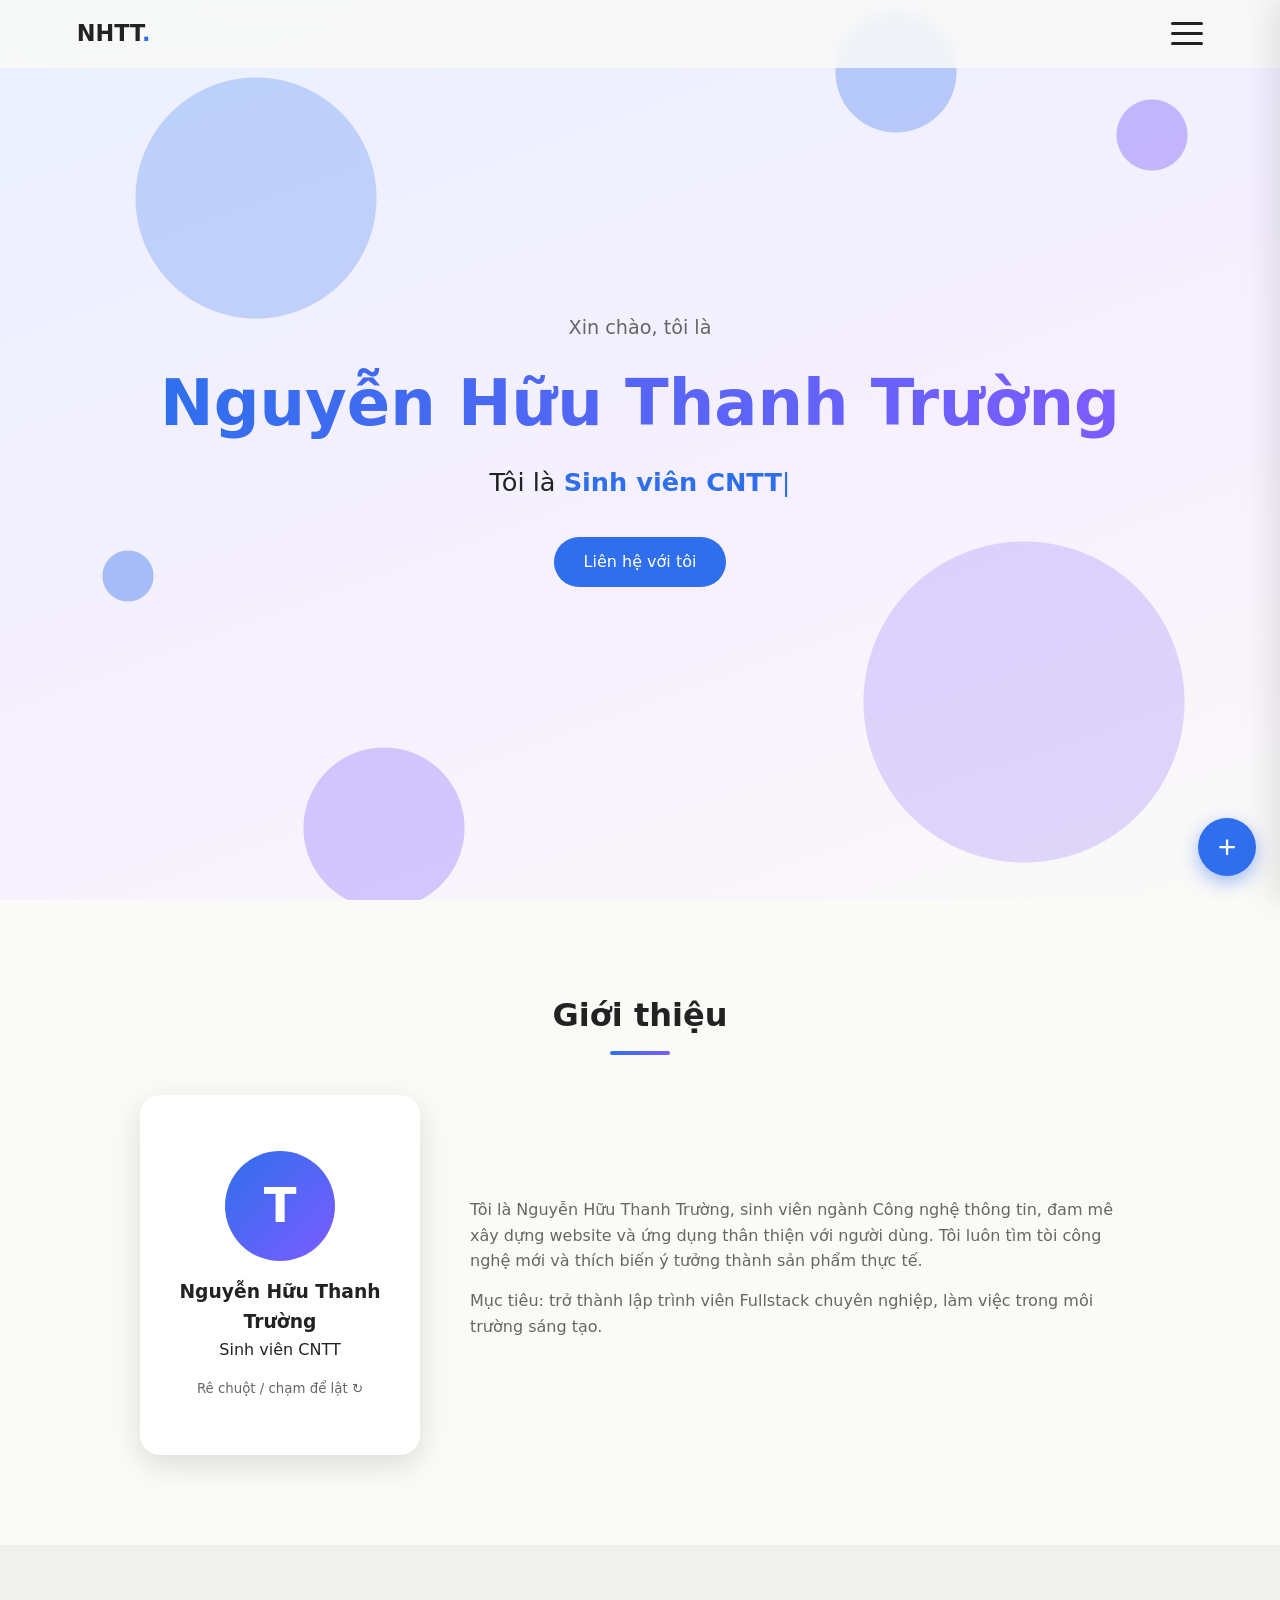
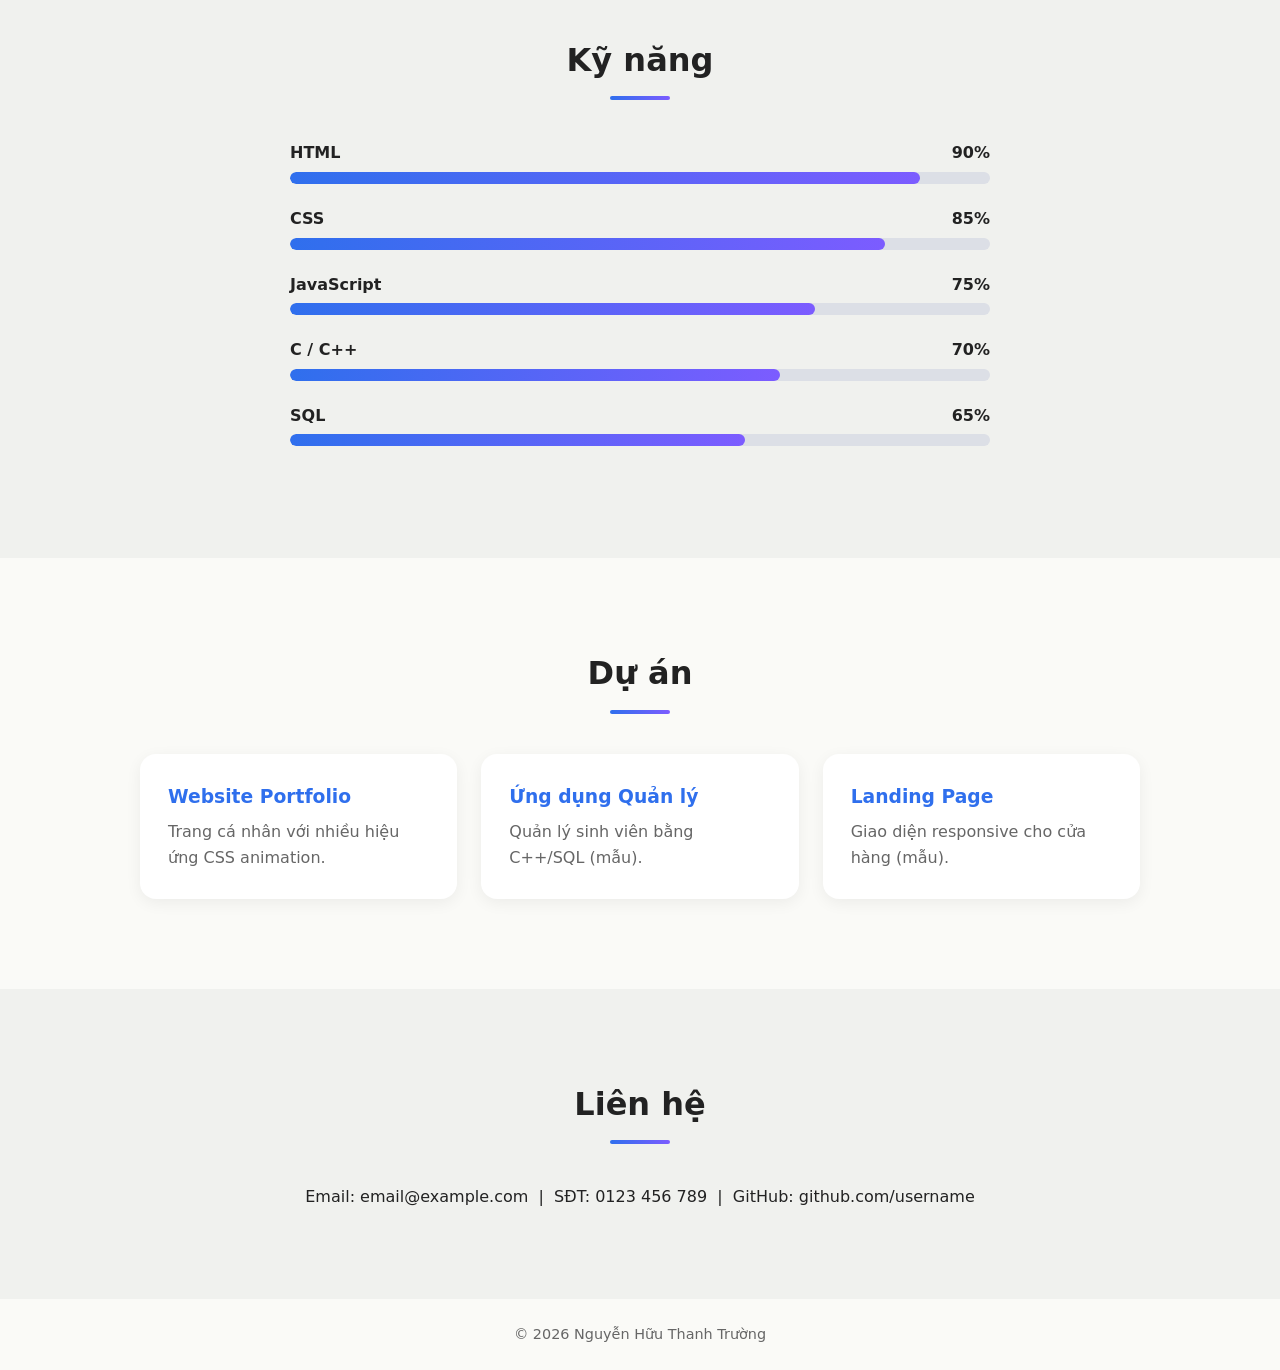
<file: ltw/index.html>
<!DOCTYPE html>
<html lang="vi">
<head>
<meta charset="UTF-8">
<meta name="viewport" content="width=device-width, initial-scale=1">
<title>Nguyễn Hữu Thanh Trường | Portfolio</title>
<link rel="stylesheet" href="style.css">
</head>
<body>

<!-- Header + Hamburger -->
<header class="nav">
  <a href="#home" class="logo">NHTT<span>.</span></a>
  <button class="hamburger" id="hamburger" aria-label="Menu" aria-expanded="false">
    <span></span><span></span><span></span>
  </button>
  <nav class="menu" id="menu">
    <a href="#home">Trang chủ</a>
    <a href="#about">Giới thiệu</a>
    <a href="#skills">Kỹ năng</a>
    <a href="#projects">Dự án</a>
    <a href="#contact">Liên hệ</a>
  </nav>
</header>

<!-- Hero + Parallax + Typing -->
<section class="hero" id="home">
  <div class="layer l1" data-speed="0.15"></div>
  <div class="layer l2" data-speed="0.3"></div>
  <div class="layer l3" data-speed="0.5"></div>
  <div class="hero-content">
    <p class="hello">Xin chào, tôi là</p>
    <h1>Nguyễn Hữu Thanh Trường</h1>
    <p class="typing">Tôi là <span id="typed"></span><span class="cursor">|</span></p>
    <a href="#contact" class="btn">Liên hệ với tôi</a>
  </div>
</section>

<!-- About + Flip card -->
<section class="section" id="about">
  <h2>Giới thiệu</h2>
  <div class="about-wrap">
    <div class="flip-card">
      <div class="flip-inner">
        <div class="flip-front">
          <div class="avatar">T</div>
          <h3>Nguyễn Hữu Thanh Trường</h3>
          <p>Sinh viên CNTT</p>
          <small>Rê chuột / chạm để lật ↻</small>
        </div>
        <div class="flip-back">
          <h3>Thông tin nhân sự</h3>
          <ul>
            <li><b>MSSV:</b> 125001054</li>
            <li><b>Lớp:</b> 25CT112</li>
            <li><b>Vị trí:</b> Lập trình viên Web</li>
            <li><b>Email:</b> email@example.com</li>
            <li><b>Địa chỉ:</b> Việt Nam</li>
          </ul>
        </div>
      </div>
    </div>
    <div class="about-text">
      <p>Tôi là Nguyễn Hữu Thanh Trường, sinh viên ngành Công nghệ thông tin, đam mê xây dựng website và ứng dụng thân thiện với người dùng. Tôi luôn tìm tòi công nghệ mới và thích biến ý tưởng thành sản phẩm thực tế.</p>
      <p>Mục tiêu: trở thành lập trình viên Fullstack chuyên nghiệp, làm việc trong môi trường sáng tạo.</p>
    </div>
  </div>
</section>

<!-- Skills -->
<section class="section alt" id="skills">
  <h2>Kỹ năng</h2>
  <div class="skills">
    <div class="skill"><div class="info"><span>HTML</span><span>90%</span></div><div class="bar"><div class="fill" data-level="90"></div></div></div>
    <div class="skill"><div class="info"><span>CSS</span><span>85%</span></div><div class="bar"><div class="fill" data-level="85"></div></div></div>
    <div class="skill"><div class="info"><span>JavaScript</span><span>75%</span></div><div class="bar"><div class="fill" data-level="75"></div></div></div>
    <div class="skill"><div class="info"><span>C / C++</span><span>70%</span></div><div class="bar"><div class="fill" data-level="70"></div></div></div>
    <div class="skill"><div class="info"><span>SQL</span><span>65%</span></div><div class="bar"><div class="fill" data-level="65"></div></div></div>
  </div>
</section>

<!-- Projects -->
<section class="section" id="projects">
  <h2>Dự án</h2>
  <div class="projects">
    <article class="project"><h3>Website Portfolio</h3><p>Trang cá nhân với nhiều hiệu ứng CSS animation.</p></article>
    <article class="project"><h3>Ứng dụng Quản lý</h3><p>Quản lý sinh viên bằng C++/SQL (mẫu).</p></article>
    <article class="project"><h3>Landing Page</h3><p>Giao diện responsive cho cửa hàng (mẫu).</p></article>
  </div>
</section>

<!-- Contact -->
<section class="section alt" id="contact">
  <h2>Liên hệ</h2>
  <p class="center">Email: email@example.com &nbsp;|&nbsp; SĐT: 0123 456 789 &nbsp;|&nbsp; GitHub: github.com/username</p>
</section>

<footer>© 2026 Nguyễn Hữu Thanh Trường</footer>

<!-- FAB -->
<div class="fab" id="fab">
  <a href="mailto:email@example.com" class="fab-item" style="--i:1" title="Email">✉</a>
  <a href="https://github.com" target="_blank" class="fab-item" style="--i:2" title="GitHub">⌥</a>
  <a href="#home" class="fab-item" style="--i:3" title="Lên đầu trang">↑</a>
  <button class="fab-main" id="fabMain" aria-label="Mở menu nhanh">+</button>
</div>

<script src="script.js"></script>
</body>
</html>
</file>
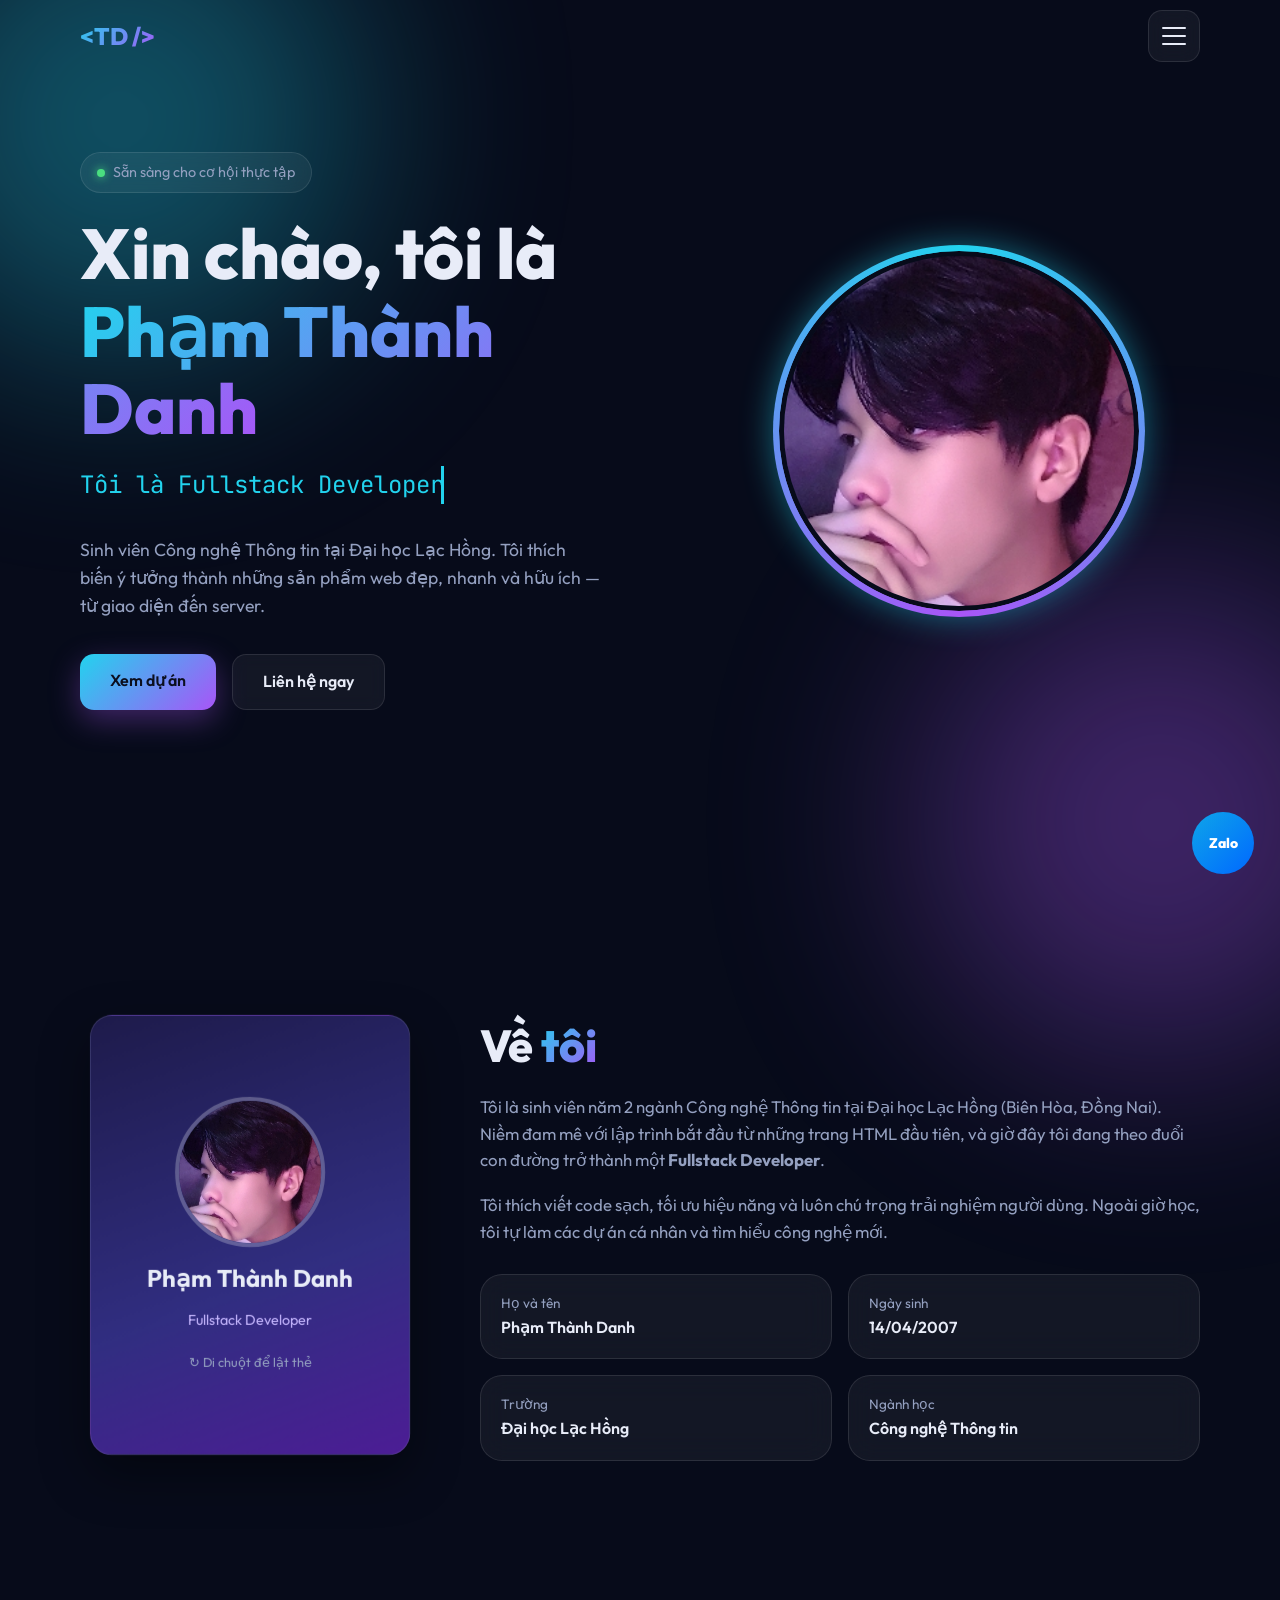
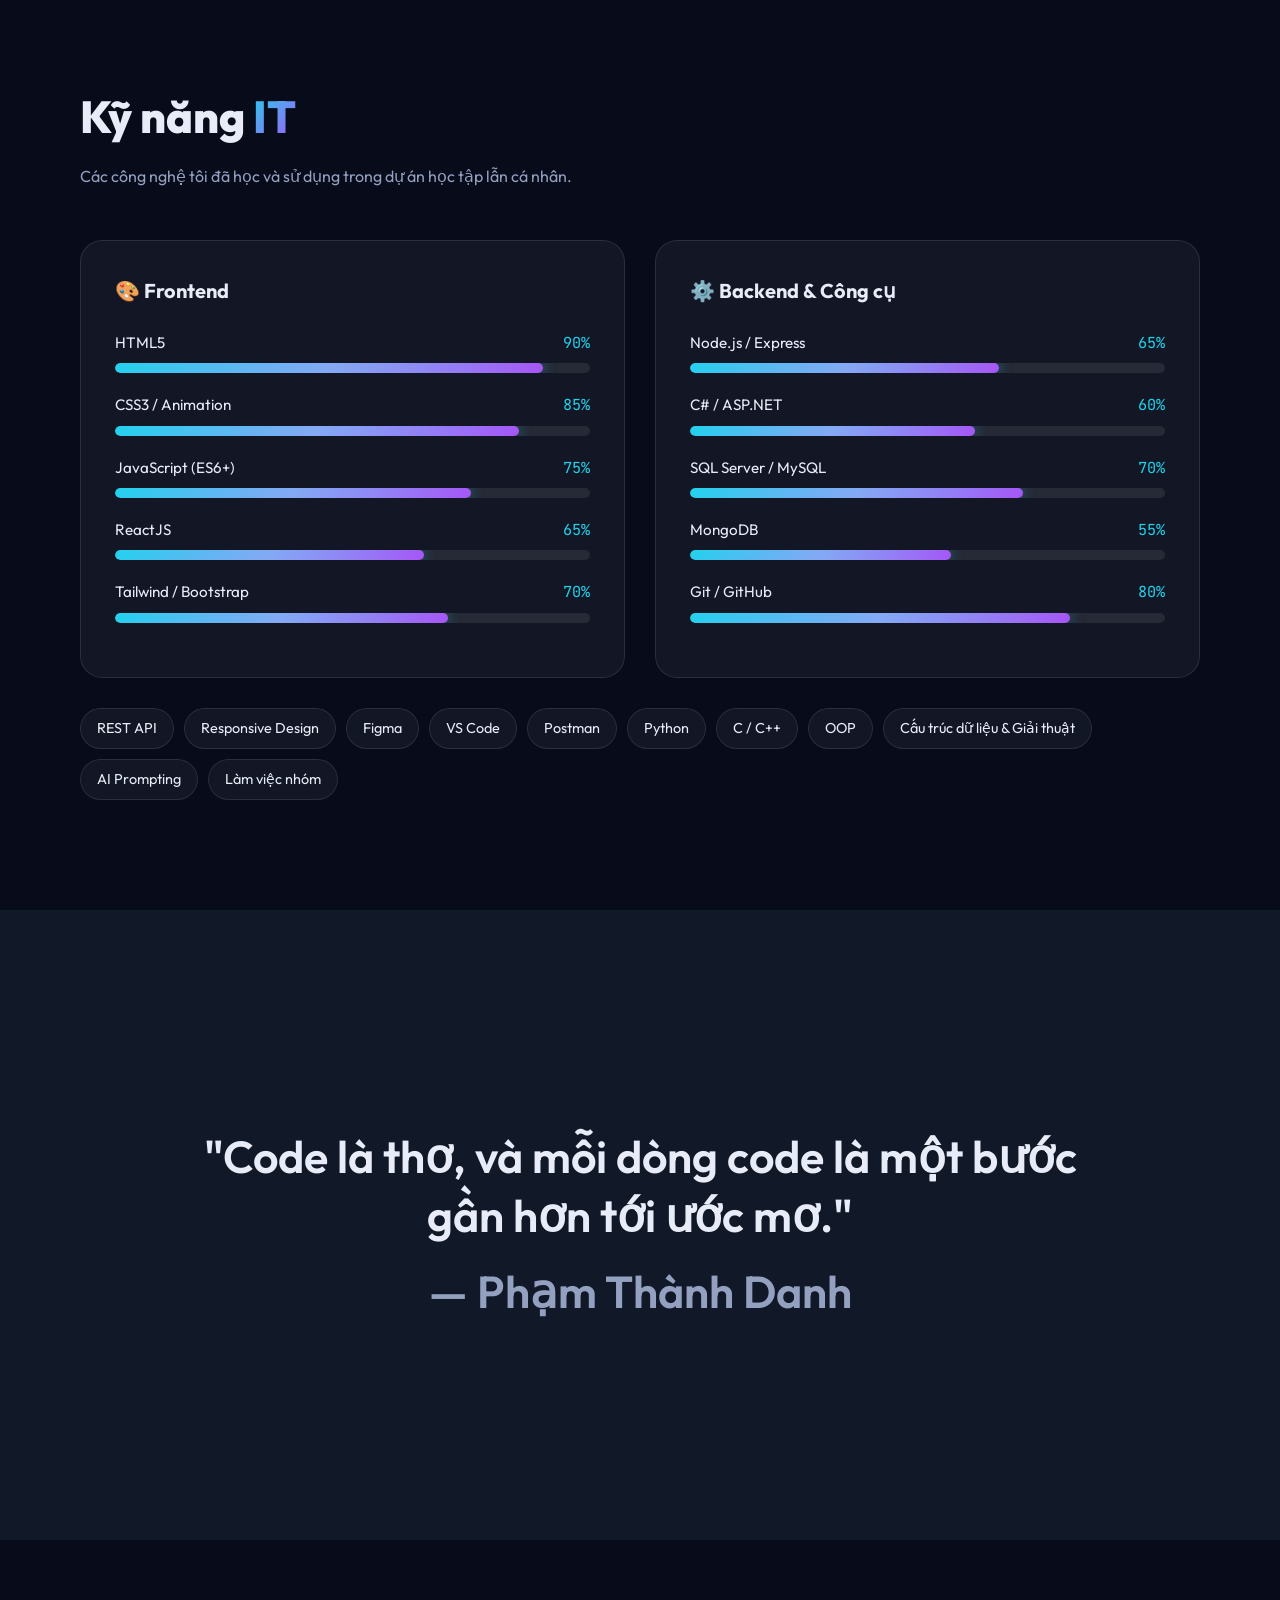
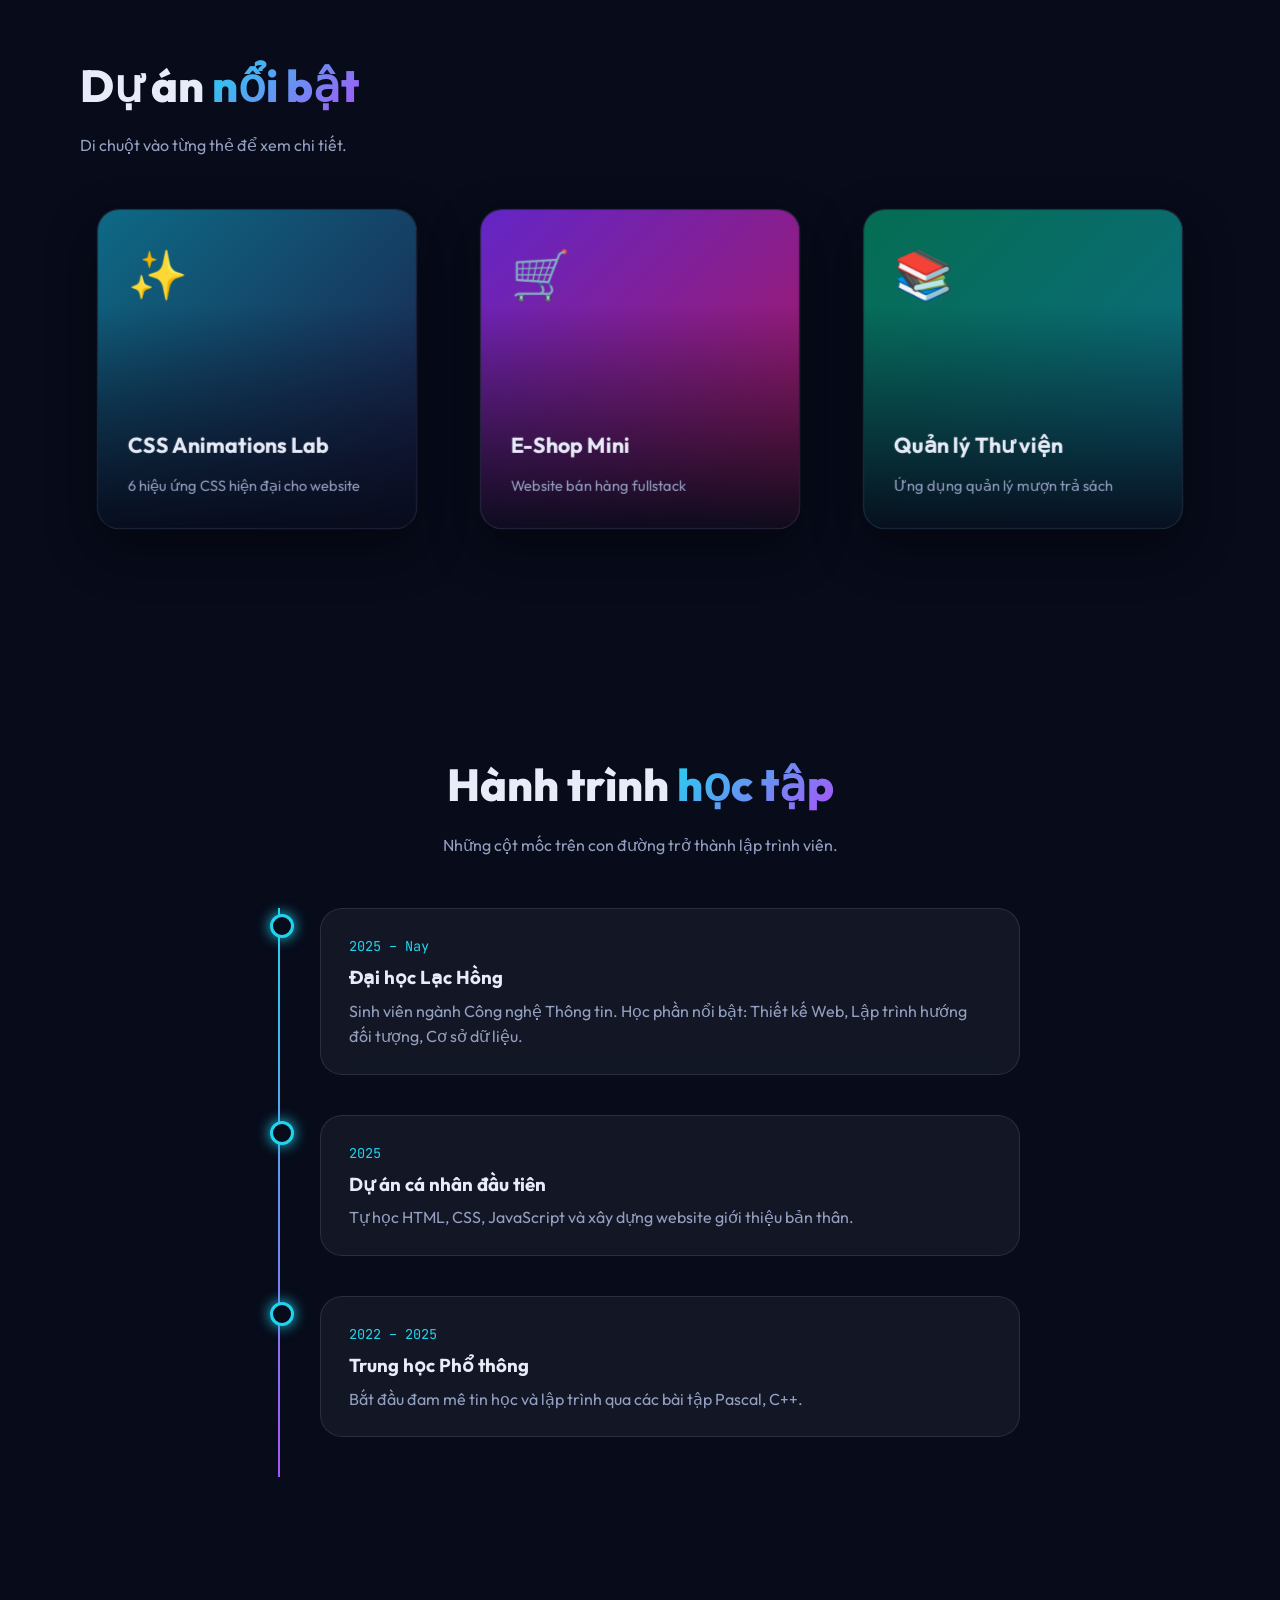
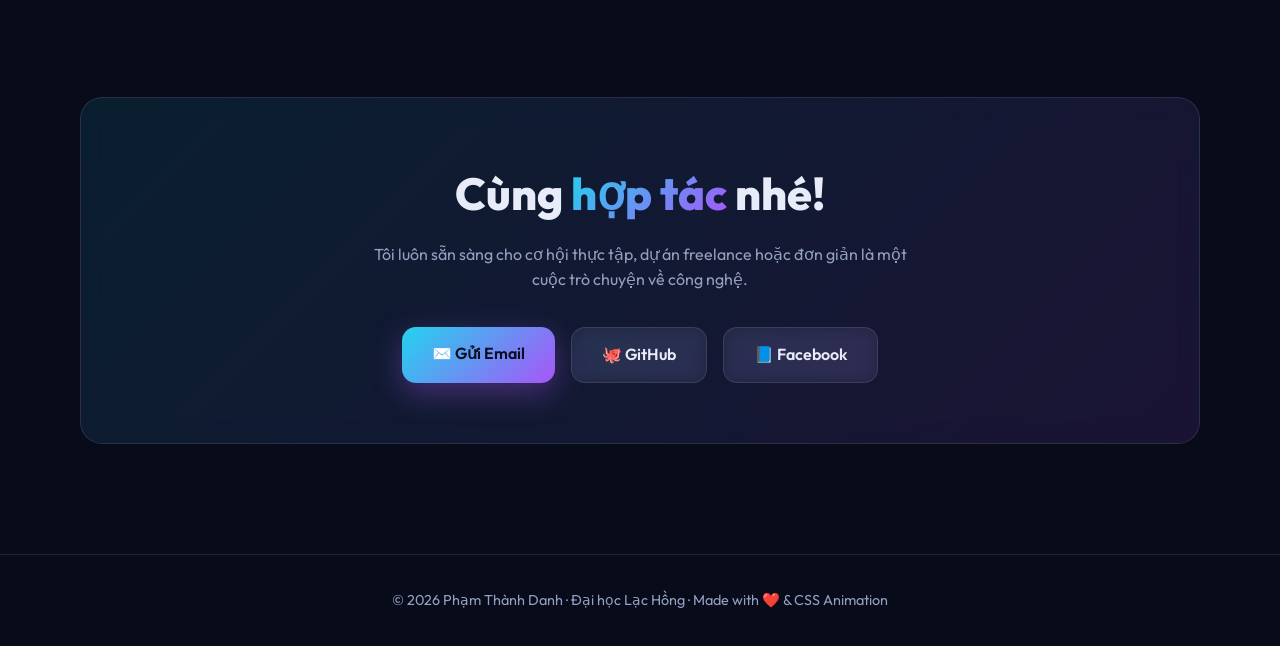
<file: portfolio ptd/index.html>
<!DOCTYPE html>
<html lang="vi">
<head>
<meta charset="UTF-8">
<meta name="viewport" content="width=device-width, initial-scale=1.0, viewport-fit=cover">
<title>Phạm Thành Danh – Fullstack Developer | Portfolio</title>
<meta name="description" content="Portfolio của Phạm Thành Danh – sinh viên Công nghệ Thông tin, Đại học Lạc Hồng, định hướng Fullstack Developer.">
<link rel="preconnect" href="https://fonts.googleapis.com">
<link href="https://fonts.googleapis.com/css2?family=Outfit:wght@300;400;600;800&family=JetBrains+Mono:wght@700&display=swap" rel="stylesheet">
<!-- AOS – Animate On Scroll -->
<link rel="stylesheet" href="https://unpkg.com/aos@2.3.4/dist/aos.css">
<link rel="stylesheet" href="style.css">

</head>
<body>
<!-- Scroll Progress Bar -->
<div class="scroll-progress" id="scroll-progress"></div>

<div class="blob b1"></div><div class="blob b2"></div>

<!-- ===== HEADER ===== -->
<header id="header">
  <nav class="container nav">
    <a href="#hero" class="logo grad-text" id="logo">&lt;TD /&gt;</a>
    <button class="hamburger" id="menu-toggle" aria-label="Mở menu" aria-expanded="false" aria-controls="nav-links"><span></span><span></span><span></span></button>
  </nav>
</header>

<!-- ===== MENU TOÀN MÀN HÌNH ===== -->
<nav class="menu-overlay" id="nav-links" aria-label="Menu chính">
  <ul class="nav-links">
    <li style="--i:0"><a href="#hero" id="nav-home"><small>01</small>Trang chủ</a></li>
    <li style="--i:1"><a href="#about" id="nav-about"><small>02</small>Giới thiệu</a></li>
    <li style="--i:2"><a href="#skills" id="nav-skills"><small>03</small>Kỹ năng</a></li>
    <li style="--i:3"><a href="#projects" id="nav-projects"><small>04</small>Dự án</a></li>
    <li style="--i:4"><a href="#education" id="nav-education"><small>05</small>Học vấn</a></li>
    <li style="--i:5"><a href="#contact" id="nav-contact"><small>06</small>Liên hệ</a></li>
  </ul>
</nav>

<main>
<!-- ===== HERO ===== -->
<section class="hero" id="hero">
  <div class="container hero-grid">
    <div>
      <div class="badge glass" data-aos="fade-down" data-aos-delay="200">Sẵn sàng cho cơ hội thực tập</div>
      <h1 data-aos="fade-up" data-aos-delay="300">Xin chào, tôi là<br><span class="grad-text">Phạm Thành Danh</span></h1>
      <div class="typing-wrap" data-aos="fade-up" data-aos-delay="500"><span class="typing" id="typing-text">Tôi là Fullstack Developer</span></div>
      <p class="lead" data-aos="fade-up" data-aos-delay="600">Sinh viên Công nghệ Thông tin tại Đại học Lạc Hồng. Tôi thích biến ý tưởng thành những sản phẩm web đẹp, nhanh và hữu ích — từ giao diện đến server.</p>
      <div class="btns" data-aos="fade-up" data-aos-delay="700">
        <a href="#projects" class="btn btn-primary" id="btn-projects">Xem dự án</a>
        <a href="#contact" class="btn btn-ghost" id="btn-contact">Liên hệ ngay</a>
      </div>
    </div>
    <div class="avatar-wrap" data-aos="zoom-in" data-aos-delay="400" data-aos-duration="1000">
      <div class="avatar-ring"></div>
      <div class="avatar-img-box">
        <img src="avatar.png" alt="Ảnh đại diện Phạm Thành Danh" width="400" height="400" loading="eager">
      </div>
    </div>
  </div>
</section>

<!-- ===== ABOUT ===== -->
<section id="about">
  <div class="container about-grid">
    <div class="flip-card" id="profile-card" data-aos="fade-right" data-aos-duration="800">
      <div class="flip-inner">
        <div class="card-front">
          <img src="avatar.png" alt="Phạm Thành Danh" width="150" height="150" loading="lazy">
          <h3>Phạm Thành Danh</h3>
          <small>Fullstack Developer</small>
          <div class="hint">↻ Di chuột để lật thẻ</div>
        </div>
        <div class="card-back">
          <h3>Kết nối với tôi</h3>
          <a href="https://facebook.com/" target="_blank" id="back-facebook">📘 Facebook</a>
          <a href="https://github.com/" target="_blank" id="back-github">🐙 GitHub</a>
          <a href="mailto:phamthanhdanh@example.com" id="back-email">✉️ Email</a>
          <a href="https://zalo.me/" target="_blank" id="back-zalo">💬 Zalo</a>
        </div>
      </div>
    </div>
    <div class="about-text" data-aos="fade-left" data-aos-duration="800" data-aos-delay="200">
      <h2 class="section-title">Về <span>tôi</span></h2>
      <p>Tôi là sinh viên năm 2 ngành Công nghệ Thông tin tại Đại học Lạc Hồng (Biên Hòa, Đồng Nai). Niềm đam mê với lập trình bắt đầu từ những trang HTML đầu tiên, và giờ đây tôi đang theo đuổi con đường trở thành một <strong>Fullstack Developer</strong>.</p>
      <p>Tôi thích viết code sạch, tối ưu hiệu năng và luôn chú trọng trải nghiệm người dùng. Ngoài giờ học, tôi tự làm các dự án cá nhân và tìm hiểu công nghệ mới.</p>
      <div class="info-grid">
        <div class="info-item glass" data-aos="fade-up" data-aos-delay="100"><span>Họ và tên</span><strong>Phạm Thành Danh</strong></div>
        <div class="info-item glass" data-aos="fade-up" data-aos-delay="200"><span>Ngày sinh</span><strong>14/04/2007</strong></div>
        <div class="info-item glass" data-aos="fade-up" data-aos-delay="300"><span>Trường</span><strong>Đại học Lạc Hồng</strong></div>
        <div class="info-item glass" data-aos="fade-up" data-aos-delay="400"><span>Ngành học</span><strong>Công nghệ Thông tin</strong></div>
      </div>
    </div>
  </div>
</section>

<!-- ===== SKILLS ===== -->
<section id="skills" class="skills">
  <div class="container">
    <h2 class="section-title" data-aos="fade-up">Kỹ năng <span>IT</span></h2>
    <p class="section-sub" data-aos="fade-up" data-aos-delay="100">Các công nghệ tôi đã học và sử dụng trong dự án học tập lẫn cá nhân.</p>
    <div class="skills-grid">
      <div class="skill-box glass" data-aos="fade-right" data-aos-duration="800">
        <h3>🎨 Frontend</h3>
        <div class="skill"><div class="skill-label"><span>HTML5</span><span>90%</span></div><div class="skill-bar"><div class="skill-fill" style="--level:90%"></div></div></div>
        <div class="skill"><div class="skill-label"><span>CSS3 / Animation</span><span>85%</span></div><div class="skill-bar"><div class="skill-fill" style="--level:85%"></div></div></div>
        <div class="skill"><div class="skill-label"><span>JavaScript (ES6+)</span><span>75%</span></div><div class="skill-bar"><div class="skill-fill" style="--level:75%"></div></div></div>
        <div class="skill"><div class="skill-label"><span>ReactJS</span><span>65%</span></div><div class="skill-bar"><div class="skill-fill" style="--level:65%"></div></div></div>
        <div class="skill"><div class="skill-label"><span>Tailwind / Bootstrap</span><span>70%</span></div><div class="skill-bar"><div class="skill-fill" style="--level:70%"></div></div></div>
      </div>
      <div class="skill-box glass" data-aos="fade-left" data-aos-duration="800" data-aos-delay="200">
        <h3>⚙️ Backend &amp; Công cụ</h3>
        <div class="skill"><div class="skill-label"><span>Node.js / Express</span><span>65%</span></div><div class="skill-bar"><div class="skill-fill" style="--level:65%"></div></div></div>
        <div class="skill"><div class="skill-label"><span>C# / ASP.NET</span><span>60%</span></div><div class="skill-bar"><div class="skill-fill" style="--level:60%"></div></div></div>
        <div class="skill"><div class="skill-label"><span>SQL Server / MySQL</span><span>70%</span></div><div class="skill-bar"><div class="skill-fill" style="--level:70%"></div></div></div>
        <div class="skill"><div class="skill-label"><span>MongoDB</span><span>55%</span></div><div class="skill-bar"><div class="skill-fill" style="--level:55%"></div></div></div>
        <div class="skill"><div class="skill-label"><span>Git / GitHub</span><span>80%</span></div><div class="skill-bar"><div class="skill-fill" style="--level:80%"></div></div></div>
      </div>
    </div>
    <div class="tags" data-aos="fade-up" data-aos-delay="300">
      <span class="tag glass">REST API</span><span class="tag glass">Responsive Design</span><span class="tag glass">Figma</span>
      <span class="tag glass">VS Code</span><span class="tag glass">Postman</span><span class="tag glass">Python</span>
      <span class="tag glass">C / C++</span><span class="tag glass">OOP</span><span class="tag glass">Cấu trúc dữ liệu &amp; Giải thuật</span>
      <span class="tag glass">AI Prompting</span><span class="tag glass">Làm việc nhóm</span>
    </div>
  </div>
</section>

<!-- ===== PARALLAX ===== -->
<section class="parallax" id="quote">
  <blockquote data-aos="zoom-in" data-aos-duration="1000">"Code là thơ, và mỗi dòng code là một bước gần hơn tới ước mơ."
    <cite>— Phạm Thành Danh</cite>
  </blockquote>
</section>

<!-- ===== PROJECTS ===== -->
<section id="projects">
  <div class="container">
    <h2 class="section-title" data-aos="fade-up">Dự án <span>nổi bật</span></h2>
    <p class="section-sub" data-aos="fade-up" data-aos-delay="100">Di chuột vào từng thẻ để xem chi tiết.</p>
    <div class="projects-grid">
      <div class="project-card flip-card" tabindex="0" style="--thumb: linear-gradient(135deg,#0e7490,#1e1b4b)" data-aos="fade-up" data-aos-delay="100">
        <div class="flip-inner">
          <div class="card-front"><div class="emoji">✨</div><h3>CSS Animations Lab</h3><p>6 hiệu ứng CSS hiện đại cho website</p></div>
          <div class="card-back"><h3>CSS Animations Lab</h3><p>FAB pulse, Card Flip 3D, Typing, Parallax, Hamburger và Skill Bar — tối ưu bằng GPU.</p>
            <div class="stack"><span>HTML</span><span>CSS</span><span>Keyframes</span></div>
            <a href="../css-animations/index.html" id="project-css">Xem demo →</a></div>
        </div>
      </div>
      <div class="project-card flip-card" tabindex="0" style="--thumb: linear-gradient(135deg,#6d28d9,#be185d)" data-aos="fade-up" data-aos-delay="250">
        <div class="flip-inner">
          <div class="card-front"><div class="emoji">🛒</div><h3>E-Shop Mini</h3><p>Website bán hàng fullstack</p></div>
          <div class="card-back"><h3>E-Shop Mini</h3><p>Giỏ hàng, đăng nhập JWT, quản lý sản phẩm và đơn hàng cho admin.</p>
            <div class="stack"><span>React</span><span>Node.js</span><span>MongoDB</span></div>
            <a href="https://github.com/" target="_blank" id="project-shop">GitHub →</a></div>
        </div>
      </div>
      <div class="project-card flip-card" tabindex="0" style="--thumb: linear-gradient(135deg,#047857,#0e7490)" data-aos="fade-up" data-aos-delay="400">
        <div class="flip-inner">
          <div class="card-front"><div class="emoji">📚</div><h3>Quản lý Thư viện</h3><p>Ứng dụng quản lý mượn trả sách</p></div>
          <div class="card-back"><h3>Quản lý Thư viện</h3><p>CRUD sách, độc giả, phiếu mượn; thống kê và xuất báo cáo.</p>
            <div class="stack"><span>C#</span><span>ASP.NET</span><span>SQL Server</span></div>
            <a href="https://github.com/" target="_blank" id="project-library">GitHub →</a></div>
        </div>
      </div>
    </div>
  </div>
</section>

<!-- ===== EDUCATION ===== -->
<section id="education">
  <div class="container">
    <h2 class="section-title" style="text-align:center" data-aos="fade-up">Hành trình <span>học tập</span></h2>
    <p class="section-sub" style="margin-inline:auto;text-align:center" data-aos="fade-up" data-aos-delay="100">Những cột mốc trên con đường trở thành lập trình viên.</p>
    <div class="timeline">
      <div class="tl-item" data-aos="fade-right" data-aos-delay="100"><div class="glass"><time>2025 – Nay</time><h3>Đại học Lạc Hồng</h3><p>Sinh viên ngành Công nghệ Thông tin. Học phần nổi bật: Thiết kế Web, Lập trình hướng đối tượng, Cơ sở dữ liệu.</p></div></div>
      <div class="tl-item" data-aos="fade-right" data-aos-delay="250"><div class="glass"><time>2025</time><h3>Dự án cá nhân đầu tiên</h3><p>Tự học HTML, CSS, JavaScript và xây dựng website giới thiệu bản thân.</p></div></div>
      <div class="tl-item" data-aos="fade-right" data-aos-delay="400"><div class="glass"><time>2022 – 2025</time><h3>Trung học Phổ thông</h3><p>Bắt đầu đam mê tin học và lập trình qua các bài tập Pascal, C++.</p></div></div>
    </div>
  </div>
</section>

<!-- ===== CONTACT ===== -->
<section id="contact">
  <div class="container">
    <div class="contact-box glass" data-aos="zoom-in-up" data-aos-duration="800">
      <h2 class="section-title">Cùng <span>hợp tác</span> nhé!</h2>
      <p class="section-sub" style="margin:auto">Tôi luôn sẵn sàng cho cơ hội thực tập, dự án freelance hoặc đơn giản là một cuộc trò chuyện về công nghệ.</p>
      <div class="contact-links">
        <a href="mailto:phamthanhdanh@example.com" class="btn btn-primary" id="contact-email">✉️ Gửi Email</a>
        <a href="https://github.com/" target="_blank" class="btn btn-ghost" id="contact-github">🐙 GitHub</a>
        <a href="https://facebook.com/" target="_blank" class="btn btn-ghost" id="contact-facebook">📘 Facebook</a>
      </div>
    </div>
  </div>
</section>
</main>

<footer data-aos="fade-up" data-aos-offset="0">© 2026 Phạm Thành Danh · Đại học Lạc Hồng · Made with ❤️ &amp; CSS Animation</footer>

<!-- ===== FAB ZALO ===== -->
<a href="https://zalo.me/" target="_blank" class="fab" id="fab-zalo" aria-label="Chat qua Zalo">Zalo</a>

<!-- ===== BACK TO TOP ===== -->
<button class="back-top" id="back-top" aria-label="Về đầu trang">↑</button>

<!-- AOS Library -->
<script src="https://unpkg.com/aos@2.3.4/dist/aos.js"></script>
<script>
  // ===== AOS Initialization =====
  AOS.init({
    duration: 700,
    easing: 'ease-out-cubic',
    once: true,
    offset: 80,
    mirror: false,
    anchorPlacement: 'top-bottom',
  });

  // ===== Hamburger toggle =====
  const toggle = document.getElementById('menu-toggle');
  const links = document.getElementById('nav-links');
  const setMenu = open => {
    toggle.classList.toggle('active', open);
    links.classList.toggle('open', open);
    document.body.classList.toggle('menu-open', open);
    toggle.setAttribute('aria-expanded', open);
    toggle.setAttribute('aria-label', open ? 'Đóng menu' : 'Mở menu');
  };
  toggle.addEventListener('click', () => setMenu(!toggle.classList.contains('active')));
  links.querySelectorAll('a').forEach(a => a.addEventListener('click', () => setMenu(false)));
  addEventListener('keydown', e => { if (e.key === 'Escape') setMenu(false); });

  // ===== Header nền mờ khi cuộn =====
  const header = document.getElementById('header');
  const scrollProgress = document.getElementById('scroll-progress');

  // ===== Scroll Progress + Header (single rAF-throttled handler) =====
  let ticking = false;
  const onScroll = () => {
    if (!ticking) {
      requestAnimationFrame(() => {
        const sy = window.scrollY;
        header.classList.toggle('scrolled', sy > 30);
        // Scroll progress
        const h = document.documentElement.scrollHeight - window.innerHeight;
        scrollProgress.style.width = h > 0 ? ((sy / h) * 100) + '%' : '0%';
        // Back-to-top visibility
        backTop.classList.toggle('visible', sy > 400);
        ticking = false;
      });
      ticking = true;
    }
  };
  addEventListener('scroll', onScroll, { passive: true });

  // ===== Back To Top =====
  const backTop = document.getElementById('back-top');
  backTop.addEventListener('click', () => window.scrollTo({ top: 0, behavior: 'smooth' }));

  // ===== Kích hoạt Skill Bar khi cuộn tới =====
  const skillsSection = document.getElementById('skills');
  const skillIO = new IntersectionObserver(entries => {
    entries.forEach(e => {
      if (e.isIntersecting) { e.target.classList.add('in-view'); skillIO.unobserve(e.target); }
    });
  }, { threshold: 0.2 });
  skillIO.observe(skillsSection);

  // ===== Mobile: Tap to flip cards (touch devices) =====
  if ('ontouchstart' in window || navigator.maxTouchPoints > 0) {
    document.querySelectorAll('.flip-card').forEach(card => {
      // Replace hover hint with tap hint on mobile
      const hint = card.querySelector('.hint');
      if (hint) hint.textContent = '👆 Nhấn để lật thẻ';
      
      card.addEventListener('click', e => {
        // Prevent link clicks from triggering flip
        if (e.target.closest('a')) return;
        card.classList.toggle('touch-flipped');
      });
    });
  }

  // ===== Stagger animation for tags =====
  const tagsContainer = document.querySelector('.tags');
  if (tagsContainer) {
    const tagIO = new IntersectionObserver(entries => {
      entries.forEach(e => {
        if (e.isIntersecting) {
          const tags = e.target.querySelectorAll('.tag');
          tags.forEach((tag, i) => {
            tag.style.opacity = '0';
            tag.style.transform = 'translateY(16px) scale(.9)';
            tag.style.transition = `opacity .5s cubic-bezier(.16,1,.3,1) ${i * 60}ms, transform .5s cubic-bezier(.16,1,.3,1) ${i * 60}ms`;
            requestAnimationFrame(() => {
              requestAnimationFrame(() => {
                tag.style.opacity = '1';
                tag.style.transform = 'none';
              });
            });
          });
          tagIO.unobserve(e.target);
        }
      });
    }, { threshold: 0.3 });
    tagIO.observe(tagsContainer);
  }
</script>
</body>
</html>
</file>
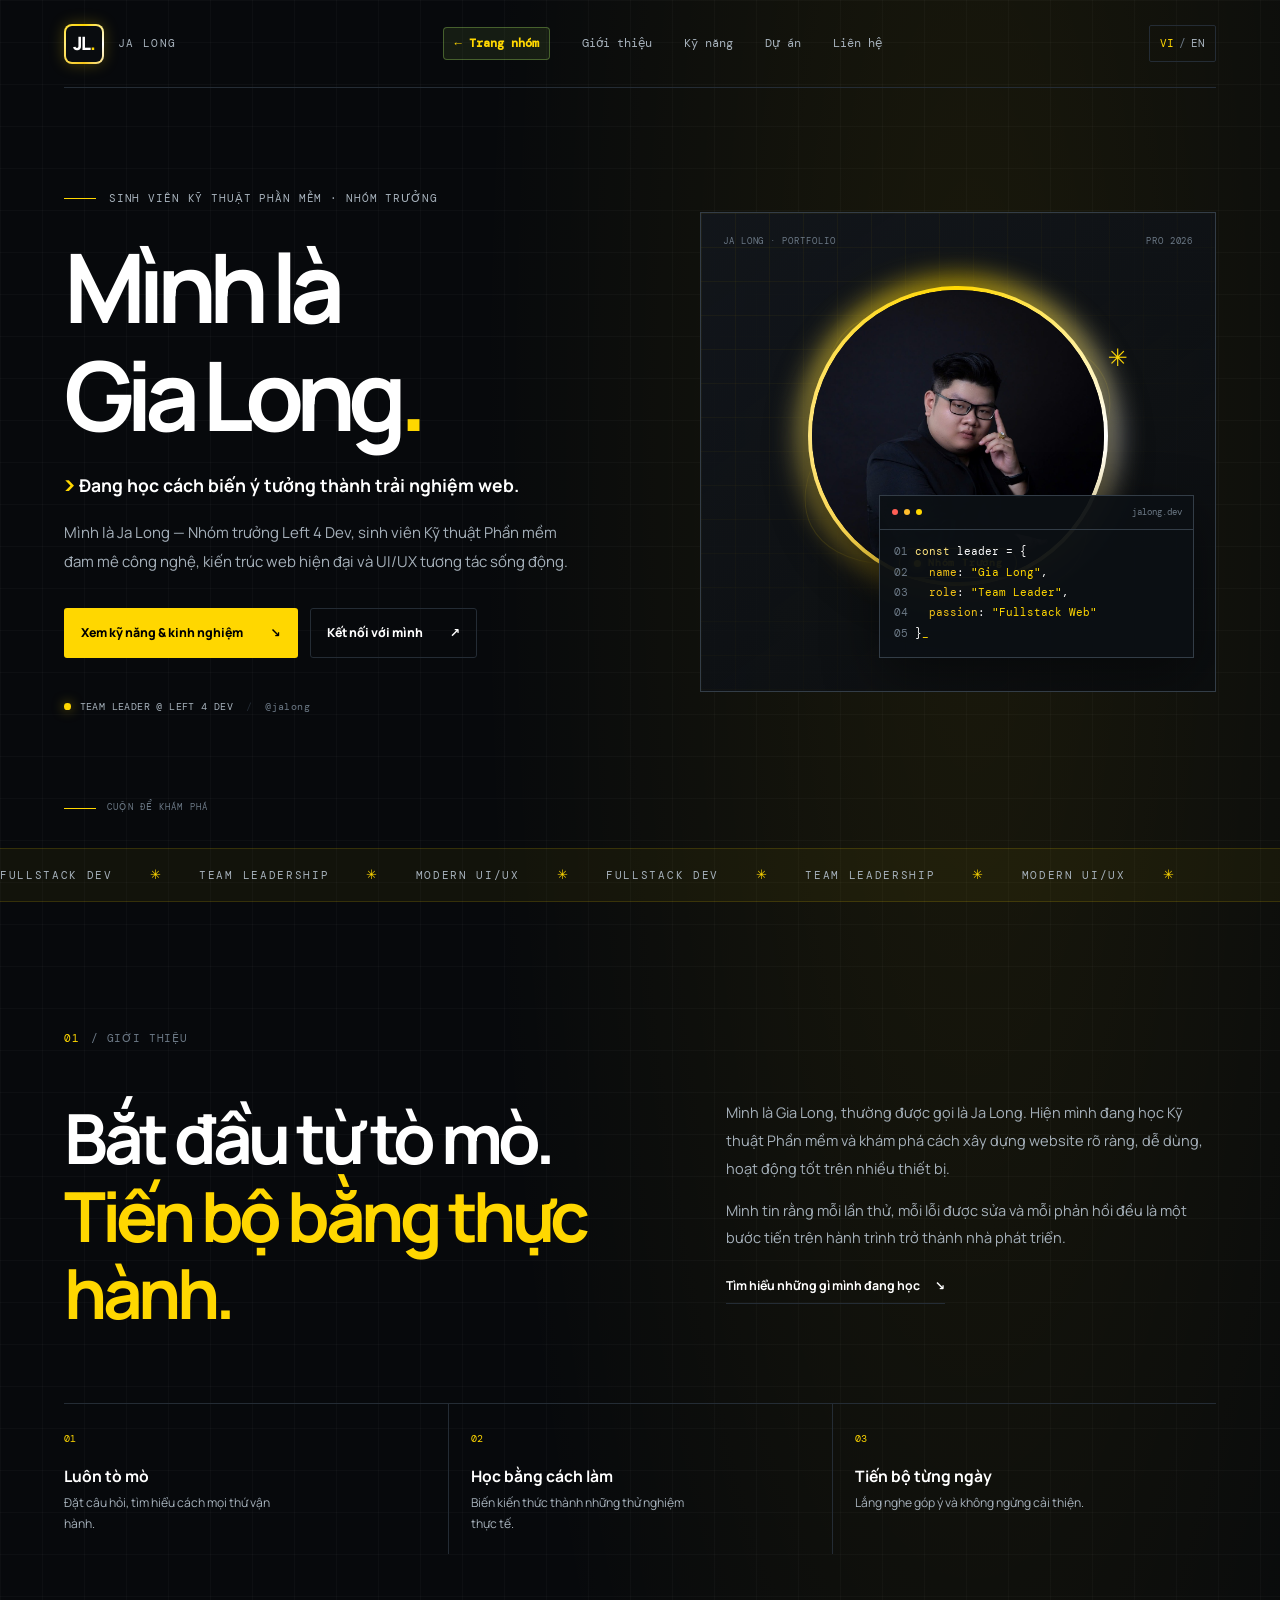
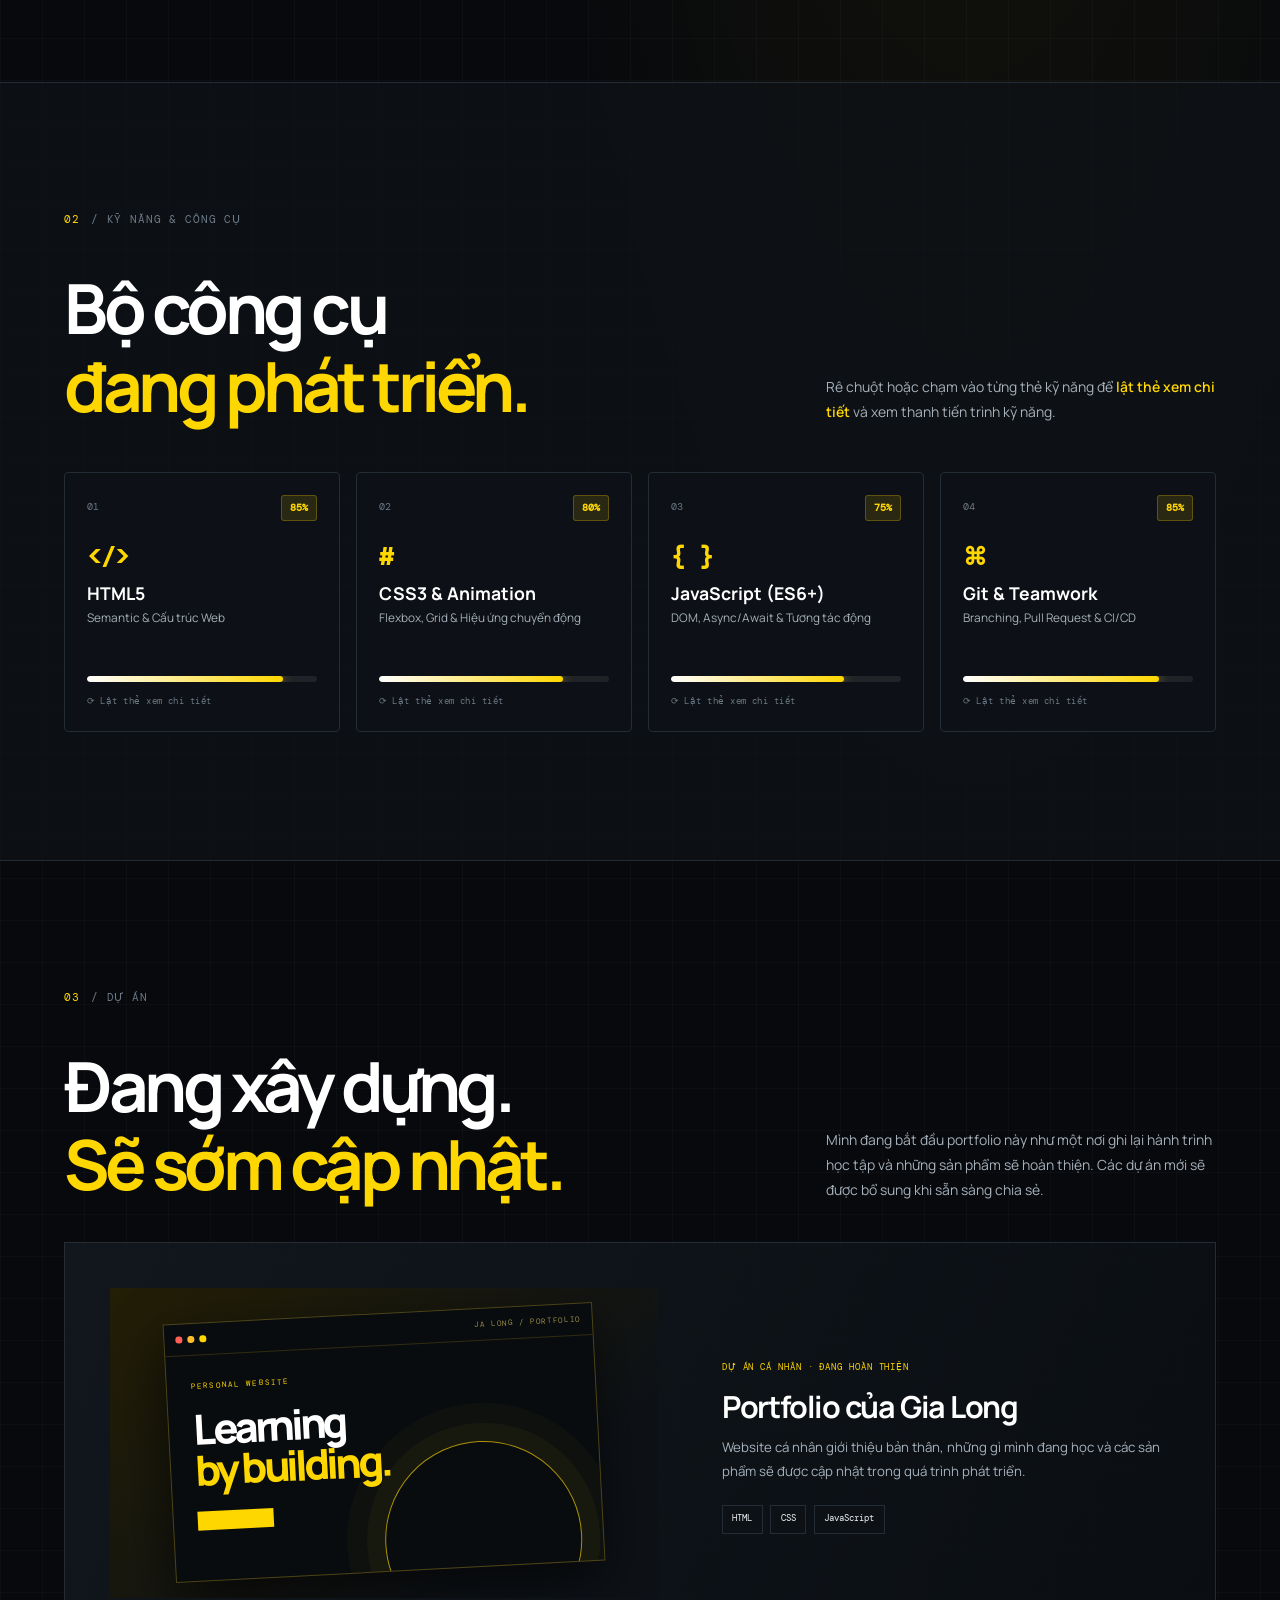
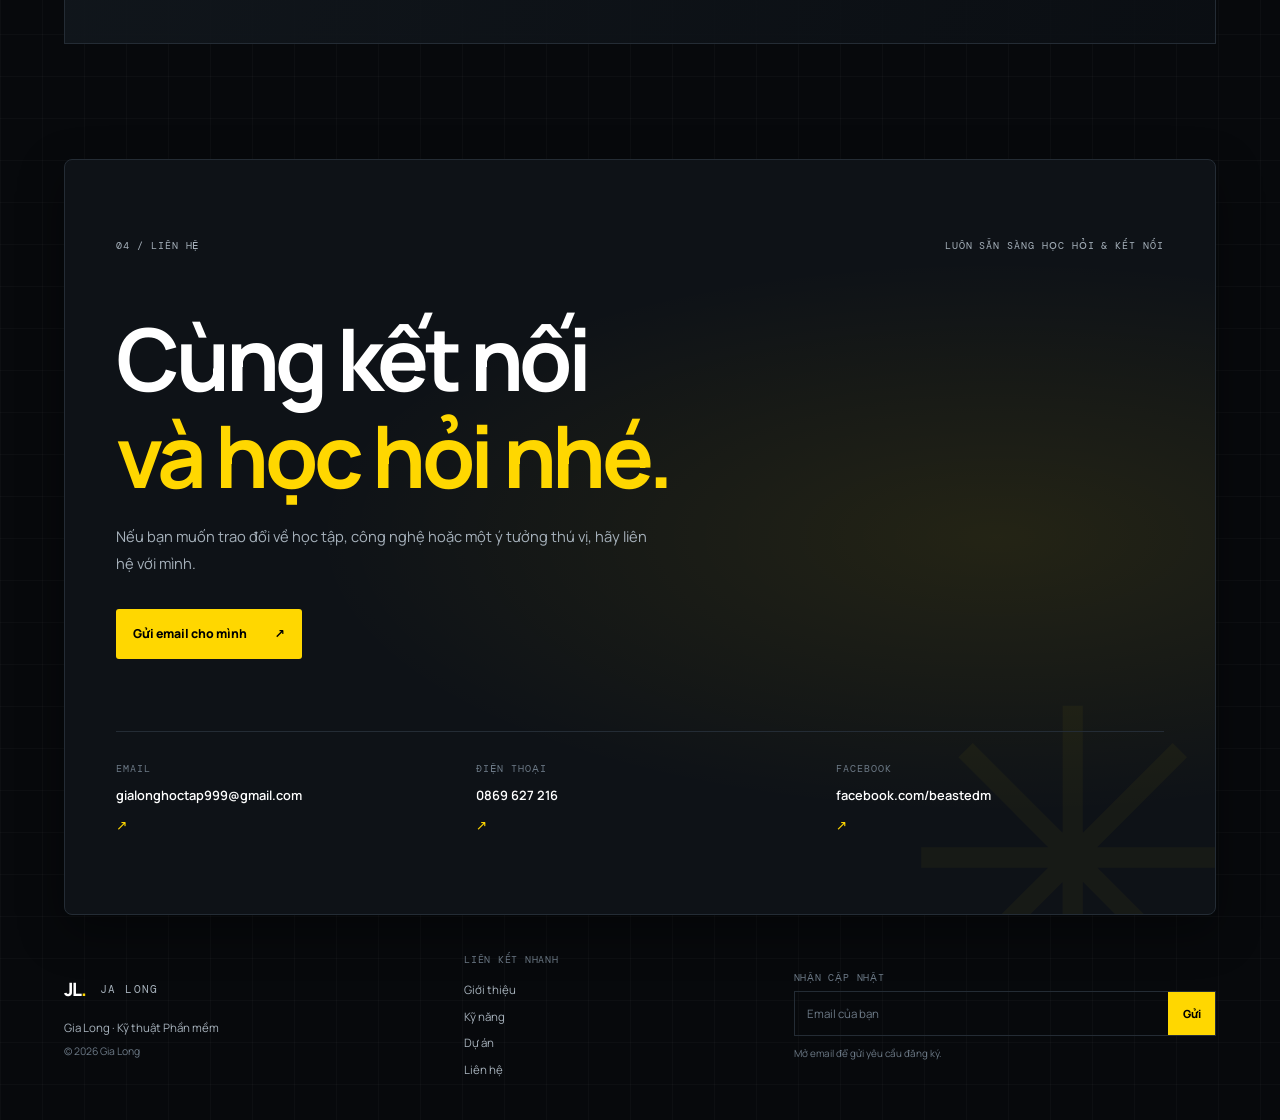
<file: Pro5 chinh/index.html>
<!doctype html>
<html lang="vi">
  <head>
    <meta charset="utf-8">
    <meta name="viewport" content="width=device-width, initial-scale=1">
    <meta name="theme-color" content="#0b0e12">
    <meta
      name="description"
      content="Gia Long (Ja Long) — sinh viên Kỹ thuật Phần mềm đang học và thực hành phát triển web."
    >
    <meta name="author" content="Gia Long">
    <title>Gia Long — Portfolio</title>
    <link rel="preconnect" href="https://fonts.googleapis.com">
    <link rel="preconnect" href="https://fonts.gstatic.com" crossorigin>
    <link
      href="https://fonts.googleapis.com/css2?family=DM+Mono:wght@400;500&family=Manrope:wght@400;500;600;700;800&display=swap"
      rel="stylesheet"
    >
    <link rel="stylesheet" href="https://unpkg.com/aos@2.3.4/dist/aos.css">
    <link rel="stylesheet" href="css/main.css">
    <link rel="stylesheet" href="css/components.css">
    <script src="https://unpkg.com/aos@2.3.4/dist/aos.js" defer></script>
    <script src="js/app.js" defer></script>
  </head>
  <body>
    <a class="skip-link" href="#main" data-i18n="skip">Bỏ qua điều hướng</a>
    <header class="site-header">
      <a class="brand" href="#home" aria-label="Ja Long — về đầu trang">
        <span class="brand-glow-ring">
          <span class="brand-mark">JL<span>.</span></span>
        </span>
        <span class="brand-name">JA LONG</span>
      </a>

      <button
        class="menu-toggle"
        type="button"
        aria-expanded="false"
        aria-controls="primary-nav"
        aria-label="Mở menu"
        data-i18n-aria="menuOpen"
      >
        <span></span>
        <span></span>
      </button>

      <nav class="site-nav" id="primary-nav" aria-label="Điều hướng chính" data-i18n-aria="navigation">
        <a href="../index.html" class="nav-back-hub" data-i18n="navBackHub">← Trang nhóm</a>
        <a href="#about" data-i18n="navAbout">Giới thiệu</a>
        <a href="#skills" data-i18n="navSkills">Kỹ năng</a>
        <a href="#work" data-i18n="navWork">Dự án</a>
        <a href="#contact" data-i18n="navContact">Liên hệ</a>
      </nav>

      <button class="language-toggle" type="button" aria-label="Switch language to English">
        <span class="language-current">VI</span>
        <span class="language-divider" aria-hidden="true">/</span>
        <span class="language-next">EN</span>
      </button>
    </header>

    <main id="main">
      <section class="hero section-shell" id="home" aria-labelledby="hero-title">
        <div class="hero-content" data-aos="fade-up" data-aos-duration="750">
          <p class="eyebrow"><span class="eyebrow-line"></span><span data-i18n="heroEyebrow">SINH VIÊN KỸ THUẬT PHẦN MỀM · NHÓM TRƯỞNG</span></p>
          <h1 id="hero-title">
            <span data-i18n="heroHello">Mình là</span><br>
            <span class="hero-name">Gia Long<span class="accent">.</span></span>
          </h1>
          <p class="hero-role"><span class="role-prompt">&gt;</span> <span data-i18n="heroRole">Đang học cách biến ý tưởng thành trải nghiệm web.</span></p>
          <p class="hero-description" data-i18n="heroDescription">
            Mình là Ja Long — Nhóm trưởng Left 4 Dev, sinh viên Kỹ thuật Phần mềm đam mê công nghệ, kiến trúc web hiện đại và UI/UX tương tác sống động.
          </p>
          <div class="hero-actions">
            <a class="button button-primary" href="#skills">
              <span data-i18n="heroPrimary">Xem kỹ năng & kinh nghiệm</span><span aria-hidden="true">↘</span>
            </a>
            <a class="button button-quiet" href="mailto:gialonghoctap999@gmail.com">
              <span data-i18n="heroSecondary">Kết nối với mình</span><span aria-hidden="true">↗</span>
            </a>
          </div>
          <div class="hero-meta">
            <span class="availability"><span class="availability-dot"></span><span data-i18n="learningStatus">TEAM LEADER @ LEFT 4 DEV</span></span>
            <span class="meta-separator" aria-hidden="true">/</span>
            <span class="meta-handle">@jalong</span>
          </div>
        </div>

        <div class="hero-art hero-avatar-card" data-aos="fade-up" data-aos-duration="850" data-aos-delay="120">
          <div class="art-grid" aria-hidden="true"></div>
          <div class="art-topline"><span>JA LONG · PORTFOLIO</span><span>PRO 2026</span></div>
          
          <!-- Avatar Glow Frame with Conic Gradient Border -->
          <div class="avatar-glow-wrapper">
            <div class="avatar-glow-ring"></div>
            <div class="avatar-image-container">
              <img src="assets/avatar.jpg" alt="Chân dung Nhữ Mai Gia Long" class="avatar-img" fetchpriority="high">
              <div class="avatar-badge">
                <span class="badge-dot"></span>
                <span data-i18n="avatarBadge">Nhóm Trưởng</span>
              </div>
            </div>
          </div>

          <div class="terminal-card" aria-hidden="true">
            <div class="terminal-bar"><i></i><i></i><i></i><span>jalong.dev</span></div>
            <div class="terminal-code">
              <p><span class="code-muted">01</span> <span class="code-purple">const</span> <span class="code-white">leader</span> = {</p>
              <p><span class="code-muted">02</span> &nbsp; <span class="code-blue">name</span>: <span class="code-green">"Gia Long"</span>,</p>
              <p><span class="code-muted">03</span> &nbsp; <span class="code-blue">role</span>: <span class="code-green">"Team Leader"</span>,</p>
              <p><span class="code-muted">04</span> &nbsp; <span class="code-blue">passion</span>: <span class="code-green">"Fullstack Web"</span></p>
              <p><span class="code-muted">05</span> }<span class="cursor">_</span></p>
            </div>
          </div>
          <span class="art-orbit orbit-one" aria-hidden="true"></span>
          <span class="art-orbit orbit-two" aria-hidden="true"></span>
          <span class="art-spark" aria-hidden="true">✳</span>
        </div>
        <a class="scroll-indicator" href="#about"><span class="scroll-line"></span><span data-i18n="scroll">CUỘN ĐỂ KHÁM PHÁ</span></a>
      </section>

      <div class="ticker" aria-label="Các lĩnh vực đang học" data-i18n-aria="tickerLabel">
        <div class="ticker-track" aria-hidden="true">
          <span>FULLSTACK DEV</span><i>✳</i><span>TEAM LEADERSHIP</span><i>✳</i><span>MODERN UI/UX</span><i>✳</i>
          <span>FULLSTACK DEV</span><i>✳</i><span>TEAM LEADERSHIP</span><i>✳</i><span>MODERN UI/UX</span><i>✳</i>
        </div>
      </div>

      <section class="about section-shell section-space" id="about" aria-labelledby="about-title">
        <div class="section-label"><span>01</span><span data-i18n="aboutLabel">/ GIỚI THIỆU</span></div>
        <div class="about-layout">
          <h2 id="about-title" data-i18n="aboutTitle">Bắt đầu từ tò mò.<br><span>Tiến bộ bằng thực hành.</span></h2>
          <div class="about-copy">
            <p data-i18n="aboutCopy">Mình là Gia Long, thường được gọi là Ja Long. Hiện mình đang học Kỹ thuật Phần mềm và khám phá cách xây dựng website rõ ràng, dễ dùng, hoạt động tốt trên nhiều thiết bị.</p>
            <p data-i18n="aboutNote">Mình tin rằng mỗi lần thử, mỗi lỗi được sửa và mỗi phản hồi đều là một bước tiến trên hành trình trở thành nhà phát triển.</p>
            <a class="text-link" href="#skills"><span data-i18n="aboutLink">Tìm hiểu những gì mình đang học</span><span aria-hidden="true">↘</span></a>
          </div>
        </div>
        <div class="principle-list">
            <article class="principle" data-aos="fade-up" data-aos-delay="0">
            <span class="principle-index">01</span>
            <h3 data-i18n="principleOneTitle">Luôn tò mò</h3>
            <p data-i18n="principleOneBody">Đặt câu hỏi, tìm hiểu cách mọi thứ vận hành.</p>
          </article>
            <article class="principle" data-aos="fade-up" data-aos-delay="100">
            <span class="principle-index">02</span>
            <h3 data-i18n="principleTwoTitle">Học bằng cách làm</h3>
            <p data-i18n="principleTwoBody">Biến kiến thức thành những thử nghiệm thực tế.</p>
          </article>
            <article class="principle" data-aos="fade-up" data-aos-delay="200">
            <span class="principle-index">03</span>
            <h3 data-i18n="principleThreeTitle">Tiến bộ từng ngày</h3>
            <p data-i18n="principleThreeBody">Lắng nghe góp ý và không ngừng cải thiện.</p>
          </article>
        </div>
      </section>

      <section class="skills section-space" id="skills" aria-labelledby="skills-title">
        <div class="section-shell">
          <div class="section-label"><span>02</span><span data-i18n="skillsLabel">/ KỸ NĂNG & CÔNG CỤ</span></div>
          <div class="section-heading">
            <h2 id="skills-title" data-i18n="skillsTitle">Bộ công cụ<br><span>đang phát triển.</span></h2>
            <p data-i18n="skillsIntro">Rê chuột hoặc chạm vào từng thẻ kỹ năng để <strong>lật thẻ xem chi tiết</strong> và xem thanh tiến trình kỹ năng.</p>
          </div>
          <div class="skill-grid">
            
            <!-- Skill 01: HTML -->
            <div class="flip-skill-card" data-aos="fade-up" data-aos-delay="0" tabindex="0" role="button" aria-label="Xem chi tiết kỹ năng HTML">
              <div class="flip-skill-inner">
                <div class="flip-skill-front">
                  <div class="skill-card-head">
                    <span class="skill-number">01</span>
                    <span class="skill-status">85%</span>
                  </div>
                  <span class="skill-symbol" aria-hidden="true">&lt;/&gt;</span>
                  <h3>HTML5</h3>
                  <p data-i18n="skillHtml">Semantic & Cấu trúc Web</p>
                  <div class="skill-progress-bar">
                    <div class="skill-progress-fill" style="--skill-pct: 85%;"></div>
                  </div>
                  <span class="flip-hint" data-i18n="flipHint">⟳ Lật thẻ xem chi tiết</span>
                </div>
                <div class="flip-skill-back">
                  <span class="skill-badge-mini">HTML5 SEMANTICS</span>
                  <h4 data-i18n="skillHtmlBackTitle">Nắm vững cấu trúc</h4>
                  <p data-i18n="skillHtmlBackDesc">Semantic tags chuẩn SEO, Accessibility ARIA, tối ưu DOM & Responsive Layout.</p>
                  <ul class="skill-tags-mini">
                    <li>Semantic</li>
                    <li>SEO</li>
                    <li>WCAG</li>
                  </ul>
                  <span class="flip-return-hint" data-i18n="flipReturnHint">⟲ Quay lại</span>
                </div>
              </div>
            </div>

            <!-- Skill 02: CSS -->
            <div class="flip-skill-card" data-aos="fade-up" data-aos-delay="100" tabindex="0" role="button" aria-label="Xem chi tiết kỹ năng CSS">
              <div class="flip-skill-inner">
                <div class="flip-skill-front">
                  <div class="skill-card-head">
                    <span class="skill-number">02</span>
                    <span class="skill-status">80%</span>
                  </div>
                  <span class="skill-symbol" aria-hidden="true">#</span>
                  <h3>CSS3 & Animation</h3>
                  <p data-i18n="skillCss">Flexbox, Grid & Hiệu ứng chuyển động</p>
                  <div class="skill-progress-bar">
                    <div class="skill-progress-fill" style="--skill-pct: 80%;"></div>
                  </div>
                  <span class="flip-hint" data-i18n="flipHint">⟳ Lật thẻ xem chi tiết</span>
                </div>
                <div class="flip-skill-back">
                  <span class="skill-badge-mini">MODERN CSS</span>
                  <h4 data-i18n="skillCssBackTitle">Giao diện & Hiệu ứng</h4>
                  <p data-i18n="skillCssBackDesc">Thành thạo Flexbox, CSS Grid, Keyframes Animation, Glow effect & Glassmorphism.</p>
                  <ul class="skill-tags-mini">
                    <li>Grid/Flex</li>
                    <li>Animation</li>
                    <li>Design System</li>
                  </ul>
                  <span class="flip-return-hint" data-i18n="flipReturnHint">⟲ Quay lại</span>
                </div>
              </div>
            </div>

            <!-- Skill 03: JavaScript -->
            <div class="flip-skill-card" data-aos="fade-up" data-aos-delay="200" tabindex="0" role="button" aria-label="Xem chi tiết kỹ năng JavaScript">
              <div class="flip-skill-inner">
                <div class="flip-skill-front">
                  <div class="skill-card-head">
                    <span class="skill-number">03</span>
                    <span class="skill-status">75%</span>
                  </div>
                  <span class="skill-symbol" aria-hidden="true">{ }</span>
                  <h3>JavaScript (ES6+)</h3>
                  <p data-i18n="skillJs">DOM, Async/Await & Tương tác động</p>
                  <div class="skill-progress-bar">
                    <div class="skill-progress-fill" style="--skill-pct: 75%;"></div>
                  </div>
                  <span class="flip-hint" data-i18n="flipHint">⟳ Lật thẻ xem chi tiết</span>
                </div>
                <div class="flip-skill-back">
                  <span class="skill-badge-mini">ES6+ CORE</span>
                  <h4 data-i18n="skillJsBackTitle">Tương tác thông minh</h4>
                  <p data-i18n="skillJsBackDesc">Xử lý sự kiện, bất đồng bộ API, tối ưu hiệu năng và logic ứng dụng web tương tác mượt.</p>
                  <ul class="skill-tags-mini">
                    <li>DOM API</li>
                    <li>Async/Fetch</li>
                    <li>OOP</li>
                  </ul>
                  <span class="flip-return-hint" data-i18n="flipReturnHint">⟲ Quay lại</span>
                </div>
              </div>
            </div>

            <!-- Skill 04: Git & GitHub -->
            <div class="flip-skill-card" data-aos="fade-up" data-aos-delay="300" tabindex="0" role="button" aria-label="Xem chi tiết kỹ năng Git">
              <div class="flip-skill-inner">
                <div class="flip-skill-front">
                  <div class="skill-card-head">
                    <span class="skill-number">04</span>
                    <span class="skill-status">85%</span>
                  </div>
                  <span class="skill-symbol" aria-hidden="true">⌘</span>
                  <h3>Git & Teamwork</h3>
                  <p data-i18n="skillGit">Branching, Pull Request & CI/CD</p>
                  <div class="skill-progress-bar">
                    <div class="skill-progress-fill" style="--skill-pct: 85%;"></div>
                  </div>
                  <span class="flip-hint" data-i18n="flipHint">⟳ Lật thẻ xem chi tiết</span>
                </div>
                <div class="flip-skill-back">
                  <span class="skill-badge-mini">COLLABORATION</span>
                  <h4 data-i18n="skillGitBackTitle">Quản lý nhóm hiệu quả</h4>
                  <p data-i18n="skillGitBackDesc">Git Flow chuẩn, quản lý conflict, code review, merge PR và phân công dự án nhóm.</p>
                  <ul class="skill-tags-mini">
                    <li>Git Flow</li>
                    <li>PR Review</li>
                    <li>GitHub Pages</li>
                  </ul>
                  <span class="flip-return-hint" data-i18n="flipReturnHint">⟲ Quay lại</span>
                </div>
            </div>

          </div>
        </div>
      </section>

      <section class="work section-shell section-space" id="work" aria-labelledby="work-title">
        <div class="section-label"><span>03</span><span data-i18n="workLabel">/ DỰ ÁN</span></div>
        <div class="section-heading work-heading">
          <h2 id="work-title" data-i18n="workTitle">Đang xây dựng.<br><span>Sẽ sớm cập nhật.</span></h2>
          <p data-i18n="workIntro">Mình đang bắt đầu portfolio này như một nơi ghi lại hành trình học tập và những sản phẩm sẽ hoàn thiện. Các dự án mới sẽ được bổ sung khi sẵn sàng chia sẻ.</p>
        </div>
        <article class="portfolio-project">
          <div class="project-visual" aria-hidden="true" data-aos="fade-up" data-aos-duration="750">
            <div class="project-window">
              <div class="window-head"><span></span><span></span><span></span><b>JA LONG / PORTFOLIO</b></div>
              <div class="window-body">
                <span class="window-kicker">PERSONAL WEBSITE</span>
                <span class="window-title">Learning<br><em>by building.</em></span>
                <span class="window-button"></span>
                <span class="window-shape"></span>
              </div>
            </div>
          </div>
          <div class="project-caption" data-aos="fade-up" data-aos-duration="750" data-aos-delay="100">
            <div><span class="project-type" data-i18n="projectType">DỰ ÁN CÁ NHÂN · ĐANG HOÀN THIỆN</span><h3 data-i18n="projectTitle">Portfolio của Gia Long</h3></div>
            <p data-i18n="projectDescription">Website cá nhân giới thiệu bản thân, những gì mình đang học và các sản phẩm sẽ được cập nhật trong quá trình phát triển.</p>
            <ul class="tag-list" aria-label="Công nghệ" data-i18n-aria="techLabel"><li>HTML</li><li>CSS</li><li>JavaScript</li></ul>
          </div>
        </article>
      </section>

      <section class="contact section-shell" id="contact" aria-labelledby="contact-title">
        <div class="contact-top"><span>04 / <span data-i18n="contactLabel">LIÊN HỆ</span></span><span data-i18n="contactEyebrow">LUÔN SẴN SÀNG HỌC HỎI & KẾT NỐI</span></div>
        <h2 id="contact-title" data-i18n="contactTitle" data-aos="fade-up">Cùng kết nối<br><span>và học hỏi nhé.</span></h2>
        <p class="contact-intro" data-i18n="contactIntro">Nếu bạn muốn trao đổi về học tập, công nghệ hoặc một ý tưởng thú vị, hãy liên hệ với mình.</p>
        <a class="button button-primary contact-cta" href="mailto:gialonghoctap999@gmail.com"><span data-i18n="contactCta">Gửi email cho mình</span><span aria-hidden="true">↗</span></a>
        <div class="contact-links">
          <a href="mailto:gialonghoctap999@gmail.com"><span class="contact-key">EMAIL</span><span>gialonghoctap999@gmail.com</span><span aria-hidden="true">↗</span></a>
          <a href="tel:+84869627216"><span class="contact-key" data-i18n="phoneLabel">ĐIỆN THOẠI</span><span>0869 627 216</span><span aria-hidden="true">↗</span></a>
          <a href="https://www.facebook.com/beastedm" target="_blank" rel="noopener noreferrer"><span class="contact-key">FACEBOOK</span><span>facebook.com/beastedm</span><span aria-hidden="true">↗</span></a>
        </div>
        <span class="contact-decoration" aria-hidden="true">✳</span>
      </section>
    </main>

    <footer class="site-footer section-shell">
      <div class="footer-group">
        <a class="brand" href="#home" aria-label="Ja Long — về đầu trang"><span class="brand-mark">JL<span>.</span></span><span class="brand-name">JA LONG</span></a>
        <p class="footer-group-name" data-i18n="footerGroup">Gia Long · Kỹ thuật Phần mềm</p>
        <p class="footer-copy">© <span id="current-year"></span> Gia Long</p>
      </div>
      <nav class="footer-nav" aria-label="Liên kết nhanh" data-i18n-aria="footerLinksLabel">
        <h2 class="footer-heading" data-i18n="footerLinks">LIÊN KẾT NHANH</h2>
        <a href="#about" data-i18n="navAbout">Giới thiệu</a>
        <a href="#skills" data-i18n="navSkills">Kỹ năng</a>
        <a href="#work" data-i18n="navWork">Dự án</a>
        <a href="#contact" data-i18n="navContact">Liên hệ</a>
      </nav>
      <div class="footer-signup">
        <h2 class="footer-heading" data-i18n="newsletterTitle">NHẬN CẬP NHẬT</h2>
        <form class="newsletter-form">
          <label class="visually-hidden" for="newsletter-email" data-i18n="newsletterLabel">Địa chỉ email</label>
          <input id="newsletter-email" name="email" type="email" autocomplete="email" required placeholder="Email của bạn" data-i18n-placeholder="newsletterPlaceholder">
          <button type="submit" aria-label="Gửi yêu cầu đăng ký" data-i18n-aria="newsletterSubmit">Gửi</button>
        </form>
        <p class="newsletter-note" data-i18n="newsletterNote">Mở email để gửi yêu cầu đăng ký.</p>
      </div>
    </footer>
  </body>
</html>
</file>
<file: ltw/style.css>
:root{--bg:#fafaf7;--alt:#f0f1ee;--text:#222;--muted:#666;--accent:#2f6fed;--accent2:#7c5cff}
*{box-sizing:border-box;margin:0;padding:0}
html{scroll-behavior:smooth}
body{font-family:'Segoe UI',system-ui,sans-serif;background:var(--bg);color:var(--text);line-height:1.6;overflow-x:hidden}
a{color:inherit;text-decoration:none}

/* NAV + HAMBURGER */
.nav{position:fixed;top:0;left:0;right:0;z-index:100;display:flex;justify-content:space-between;align-items:center;padding:16px 6vw;background:rgba(250,250,247,.85);backdrop-filter:blur(8px)}
.logo{font-weight:800;font-size:1.4rem}.logo span{color:var(--accent)}
.hamburger{width:32px;height:24px;position:relative;background:none;border:0;cursor:pointer;z-index:101}
.hamburger span{position:absolute;left:0;width:100%;height:3px;background:var(--text);border-radius:3px;transition:transform .4s,opacity .3s,top .4s,background .3s}
.hamburger span:nth-child(1){top:0}.hamburger span:nth-child(2){top:10px}.hamburger span:nth-child(3){top:20px}
.hamburger.open span:nth-child(1){top:10px;transform:rotate(45deg);background:var(--accent)}
.hamburger.open span:nth-child(2){opacity:0;transform:translateX(-20px)}
.hamburger.open span:nth-child(3){top:10px;transform:rotate(-45deg);background:var(--accent)}
.menu{position:fixed;top:0;right:0;height:100vh;width:min(300px,80vw);background:#fff;box-shadow:-8px 0 30px rgba(0,0,0,.1);display:flex;flex-direction:column;justify-content:center;gap:24px;padding:40px;transform:translateX(100%);transition:transform .5s cubic-bezier(.7,0,.2,1)}
.menu.open{transform:none}
.menu a{font-size:1.3rem;opacity:0;transform:translateX(30px);transition:.4s}
.menu.open a{opacity:1;transform:none}
.menu.open a:nth-child(1){transition-delay:.2s}.menu.open a:nth-child(2){transition-delay:.27s}.menu.open a:nth-child(3){transition-delay:.34s}.menu.open a:nth-child(4){transition-delay:.41s}.menu.open a:nth-child(5){transition-delay:.48s}
.menu a:hover{color:var(--accent)}

/* HERO + PARALLAX */
.hero{position:relative;height:100vh;min-height:560px;display:flex;align-items:center;justify-content:center;text-align:center;overflow:hidden;background:linear-gradient(160deg,#eaf0ff,#f7f0ff 60%,#fafaf7)}
.layer{position:absolute;inset:-20% 0;will-change:transform;pointer-events:none}
.l1{background:radial-gradient(circle at 20% 30%,rgba(47,111,237,.25) 0 120px,transparent 121px),radial-gradient(circle at 80% 70%,rgba(124,92,255,.22) 0 160px,transparent 161px)}
.l2{background:radial-gradient(circle at 70% 20%,rgba(47,111,237,.3) 0 60px,transparent 61px),radial-gradient(circle at 30% 80%,rgba(124,92,255,.3) 0 80px,transparent 81px)}
.l3{background:radial-gradient(circle at 10% 60%,rgba(47,111,237,.4) 0 25px,transparent 26px),radial-gradient(circle at 90% 25%,rgba(124,92,255,.4) 0 35px,transparent 36px),radial-gradient(circle at 50% 90%,rgba(47,111,237,.35) 0 20px,transparent 21px)}
.hero-content{position:relative;padding:0 20px}
.hello{color:var(--muted);font-size:1.2rem}
.hero h1{font-size:clamp(2rem,6vw,4rem);margin:8px 0;background:linear-gradient(90deg,var(--accent),var(--accent2));-webkit-background-clip:text;background-clip:text;color:transparent}
.typing{font-size:clamp(1.1rem,3vw,1.6rem);min-height:2em}
.typing #typed{color:var(--accent);font-weight:600}
.cursor{animation:blink .8s infinite;color:var(--accent)}
@keyframes blink{50%{opacity:0}}
.btn{display:inline-block;margin-top:24px;padding:12px 30px;border-radius:30px;background:var(--accent);color:#fff;transition:.3s}
.btn:hover{transform:translateY(-3px);box-shadow:0 8px 20px rgba(47,111,237,.35)}

/* SECTIONS */
.section{padding:90px 6vw}.alt{background:var(--alt)}
.section h2{text-align:center;font-size:2rem;margin-bottom:40px}
.section h2::after{content:"";display:block;width:60px;height:4px;margin:10px auto 0;background:linear-gradient(90deg,var(--accent),var(--accent2));border-radius:4px}
.center{text-align:center}

/* FLIP CARD */
.about-wrap{display:flex;gap:50px;align-items:center;justify-content:center;flex-wrap:wrap;max-width:1000px;margin:auto}
.about-text{flex:1;min-width:260px}.about-text p{margin-bottom:14px;color:var(--muted)}
.flip-card{width:280px;height:360px;perspective:1000px;cursor:pointer}
.flip-inner{position:relative;width:100%;height:100%;transition:transform .8s;transform-style:preserve-3d}
.flip-card:hover .flip-inner,.flip-card.flipped .flip-inner{transform:rotateY(180deg)}
.flip-front,.flip-back{position:absolute;inset:0;backface-visibility:hidden;-webkit-backface-visibility:hidden;border-radius:20px;padding:30px;display:flex;flex-direction:column;align-items:center;justify-content:center;text-align:center;box-shadow:0 10px 30px rgba(0,0,0,.12)}
.flip-front{background:#fff}
.flip-back{background:linear-gradient(145deg,var(--accent),var(--accent2));color:#fff;transform:rotateY(180deg);align-items:flex-start;text-align:left}
.flip-back ul{list-style:none;margin-top:14px}.flip-back li{margin:8px 0;font-size:.95rem}
.avatar{width:110px;height:110px;border-radius:50%;background:linear-gradient(135deg,var(--accent),var(--accent2));color:#fff;font-size:3rem;font-weight:700;display:grid;place-items:center;margin-bottom:16px}
.flip-front small{margin-top:16px;color:var(--muted)}

/* SKILL BARS */
.skills{max-width:700px;margin:auto}
.skill{margin-bottom:22px}
.info{display:flex;justify-content:space-between;margin-bottom:6px;font-weight:600}
.bar{height:12px;background:#dcdfe6;border-radius:12px;overflow:hidden}
.fill{height:100%;width:0;border-radius:12px;background:linear-gradient(90deg,var(--accent),var(--accent2));transition:width 1.6s cubic-bezier(.2,.8,.2,1)}

/* PROJECTS */
.projects{display:grid;grid-template-columns:repeat(auto-fit,minmax(240px,1fr));gap:24px;max-width:1000px;margin:auto}
.project{background:#fff;padding:28px;border-radius:16px;box-shadow:0 4px 16px rgba(0,0,0,.06);transition:.3s}
.project:hover{transform:translateY(-8px);box-shadow:0 14px 30px rgba(0,0,0,.12)}
.project h3{margin-bottom:8px;color:var(--accent)}.project p{color:var(--muted)}
footer{text-align:center;padding:24px;color:var(--muted);font-size:.9rem}

/* FAB */
.fab{position:fixed;right:24px;bottom:24px;z-index:90;display:flex;flex-direction:column;align-items:center}
.fab-main{width:58px;height:58px;border-radius:50%;border:0;background:var(--accent);color:#fff;font-size:2rem;cursor:pointer;box-shadow:0 6px 18px rgba(47,111,237,.45);transition:transform .4s,background .3s;order:99}
.fab.open .fab-main{transform:rotate(135deg);background:var(--accent2)}
.fab-item{width:46px;height:46px;border-radius:50%;background:#fff;color:var(--accent);display:grid;place-items:center;font-size:1.3rem;box-shadow:0 4px 12px rgba(0,0,0,.2);margin-bottom:0;height:0;width:46px;opacity:0;transform:translateY(30px) scale(.3);pointer-events:none;overflow:hidden;transition:.35s;transition-delay:calc((3 - var(--i))*.05s)}
.fab.open .fab-item{height:46px;margin-bottom:12px;opacity:1;transform:none;pointer-events:auto;transition-delay:calc(var(--i)*.07s)}
.fab-item:hover{background:var(--accent);color:#fff}

@media(prefers-reduced-motion:reduce){*{animation:none!important;transition-duration:.01s!important}}
</file>
<file: portfolio ptd/style.css>
/* ================= DESIGN TOKENS ================= */
:root {
  --bg: #070b1a;
  --bg-2: #0d1328;
  --glass: rgba(255, 255, 255, .05);
  --border: rgba(255, 255, 255, .1);
  --text: #e8ecf8;
  --muted: #94a0c0;
  --cyan: #22d3ee;
  --purple: #a855f7;
  --grad: linear-gradient(135deg, var(--cyan), var(--purple));
  --radius: 22px;
  /* Smooth easing tokens */
  --ease-out-expo: cubic-bezier(.16, 1, .3, 1);
  --ease-out-back: cubic-bezier(.34, 1.56, .64, 1);
  --ease-smooth: cubic-bezier(.4, 0, .2, 1);
}

/* ================= RESET & BASE ================= */
* {
  margin: 0;
  padding: 0;
  box-sizing: border-box;
}

html {
  scroll-behavior: smooth;
  -webkit-tap-highlight-color: transparent;
}

body {
  font-family: 'Outfit', sans-serif;
  background: var(--bg);
  color: var(--text);
  line-height: 1.6;
  overflow-x: hidden;
  -webkit-font-smoothing: antialiased;
  -moz-osx-font-smoothing: grayscale;
}

a {
  color: inherit;
  text-decoration: none;
  -webkit-tap-highlight-color: transparent;
}

img {
  display: block;
  max-width: 100%;
}

/* ================= LAYOUT ================= */
.container {
  width: min(1120px, 90%);
  margin: auto;
}

section {
  padding: 110px 0;
  position: relative;
}

/* ================= TYPOGRAPHY ================= */
.section-title {
  font-size: clamp(2rem, 4vw, 2.8rem);
  font-weight: 800;
  margin-bottom: 12px;
}

.section-title span,
.grad-text {
  background: var(--grad);
  -webkit-background-clip: text;
  background-clip: text;
  color: transparent;
}

.section-sub {
  color: var(--muted);
  margin-bottom: 50px;
  max-width: 560px;
}

/* ================= GLASS COMPONENT ================= */
.glass {
  background: var(--glass);
  border: 1px solid var(--border);
  border-radius: var(--radius);
  backdrop-filter: blur(14px);
  -webkit-backdrop-filter: blur(14px);
}

/* ================= BLOBS (Background Decoration) ================= */
.blob {
  position: fixed;
  width: 480px;
  height: 480px;
  border-radius: 50%;
  filter: blur(110px);
  opacity: .35;
  z-index: -1;
  animation: float 14s ease-in-out infinite;
  will-change: transform;
  pointer-events: none;
}

.blob.b1 {
  background: var(--cyan);
  top: -120px;
  left: -120px;
}

.blob.b2 {
  background: var(--purple);
  bottom: -160px;
  right: -120px;
  animation-delay: -7s;
}

@keyframes float {
  50% {
    transform: translate(80px, 60px) scale(1.15);
  }
}

/* ================= SMOOTH SCROLL PROGRESS ================= */
.scroll-progress {
  position: fixed;
  top: 0;
  left: 0;
  width: 0%;
  height: 3px;
  background: var(--grad);
  z-index: 200;
  transition: width .15s linear;
  will-change: width;
}

/* ================= HEADER ================= */
header {
  position: fixed;
  inset: 0 0 auto;
  z-index: 100;
  transition: background .4s var(--ease-smooth), box-shadow .4s var(--ease-smooth);
}

header.scrolled {
  background: rgba(7, 11, 26, .82);
  backdrop-filter: blur(18px);
  -webkit-backdrop-filter: blur(18px);
  border-bottom: 1px solid var(--border);
  box-shadow: 0 4px 30px rgba(0, 0, 0, .3);
}

.nav {
  display: flex;
  align-items: center;
  justify-content: space-between;
  height: 72px;
}

.logo {
  font-weight: 800;
  font-size: 1.5rem;
  transition: transform .3s var(--ease-out-back);
}

.logo:hover {
  transform: scale(1.08);
}

.logo:active {
  transform: scale(.96);
}

/* ================= HAMBURGER ================= */
.hamburger {
  position: relative;
  z-index: 101;
  display: flex;
  width: 52px;
  height: 52px;
  border: 1px solid var(--border);
  border-radius: 14px;
  background: var(--glass);
  backdrop-filter: blur(10px);
  -webkit-backdrop-filter: blur(10px);
  cursor: pointer;
  flex-direction: column;
  justify-content: center;
  align-items: center;
  gap: 6px;
  transition: border-color .4s var(--ease-smooth), box-shadow .4s var(--ease-smooth), transform .5s var(--ease-out-expo);
}

.hamburger:hover {
  border-color: var(--cyan);
  box-shadow: 0 0 24px rgba(34, 211, 238, .35);
}

.hamburger:active {
  transform: scale(.92);
}

.hamburger span {
  display: block;
  width: 24px;
  height: 2px;
  border-radius: 2px;
  background: var(--text);
  transform-origin: center;
  transition: transform .5s var(--ease-out-expo), opacity .4s var(--ease-smooth), background .4s var(--ease-smooth);
}

.hamburger:not(.active):hover span:nth-child(2) {
  transform: scaleX(.6);
}

.hamburger.active {
  transform: rotate(180deg);
  border-color: var(--purple);
}

.hamburger.active span {
  background: var(--cyan);
}

/* 2px cao + 6px gap = 8px dịch chuyển */
.hamburger.active span:nth-child(1) {
  transform: translateY(8px) rotate(45deg);
}

.hamburger.active span:nth-child(2) {
  opacity: 0;
  transform: scaleX(0);
}

.hamburger.active span:nth-child(3) {
  transform: translateY(-8px) rotate(-45deg);
}

/* ================= MENU OVERLAY ================= */
.menu-overlay {
  position: fixed;
  inset: 0;
  z-index: 99;
  display: grid;
  place-items: center;
  background: rgba(7, 11, 26, .94);
  backdrop-filter: blur(22px);
  -webkit-backdrop-filter: blur(22px);
  clip-path: circle(0 at calc(100% - 7vw) 36px);
  visibility: hidden;
  transition: clip-path .8s var(--ease-out-expo), visibility 0s .8s;
}

.menu-overlay.open {
  clip-path: circle(150% at calc(100% - 7vw) 36px);
  visibility: visible;
  transition: clip-path .8s var(--ease-out-expo), visibility 0s;
}

.nav-links {
  list-style: none;
  text-align: center;
}

.nav-links li {
  opacity: 0;
  transform: translateY(40px) scale(.95);
  transition: opacity .5s var(--ease-smooth), transform .6s var(--ease-out-expo);
}

.menu-overlay.open .nav-links li {
  opacity: 1;
  transform: none;
  transition-delay: calc(.3s + var(--i) * .08s);
}

.nav-links a {
  display: inline-flex;
  align-items: baseline;
  gap: 14px;
  padding: 8px 0;
  font-size: clamp(2rem, 6vw, 3.6rem);
  font-weight: 800;
  color: var(--muted);
  transition: color .4s var(--ease-smooth), transform .4s var(--ease-out-back), letter-spacing .4s var(--ease-smooth);
}

.nav-links a small {
  font-family: 'JetBrains Mono', monospace;
  font-size: .9rem;
  color: var(--cyan);
}

.nav-links a:hover {
  color: transparent;
  background: var(--grad);
  -webkit-background-clip: text;
  background-clip: text;
  transform: translateX(10px);
  letter-spacing: 2px;
}

body.menu-open {
  overflow: hidden;
}

/* ================= HERO ================= */
.hero {
  min-height: 100vh;
  min-height: 100dvh;
  display: flex;
  align-items: center;
  padding-top: 72px;
}

.hero-grid {
  display: grid;
  grid-template-columns: 1.2fr 1fr;
  gap: 60px;
  align-items: center;
}

.badge {
  display: inline-flex;
  align-items: center;
  gap: 8px;
  padding: 8px 16px;
  border-radius: 99px;
  font-size: .9rem;
  color: var(--muted);
  margin-bottom: 22px;
  transition: transform .3s var(--ease-out-back), box-shadow .3s var(--ease-smooth);
}

.badge::before {
  content: '';
  width: 8px;
  height: 8px;
  border-radius: 50%;
  background: #4ade80;
  box-shadow: 0 0 10px #4ade80;
  animation: badgePulse 2s ease-in-out infinite;
}

@keyframes badgePulse {
  50% {
    box-shadow: 0 0 20px #4ade80, 0 0 40px rgba(74, 222, 128, .3);
  }
}

.badge:hover {
  transform: translateY(-2px);
  box-shadow: 0 8px 24px rgba(74, 222, 128, .15);
}

.hero h1 {
  font-size: clamp(2.6rem, 6vw, 4.4rem);
  font-weight: 800;
  line-height: 1.1;
}

/* ================= TYPING EFFECT ================= */
.typing-wrap {
  margin: 18px 0 24px;
  min-height: 2.2em;
}

.typing {
  display: inline-block;
  font-family: 'JetBrains Mono', monospace;
  font-size: clamp(1rem, 2.4vw, 1.5rem);
  color: var(--cyan);
  width: 0;
  white-space: nowrap;
  overflow: hidden;
  border-right: 3px solid var(--cyan);
  animation: typing 2.8s steps(26) .6s forwards, blink .75s step-end infinite;
}

@keyframes typing {
  to {
    width: 26ch;
  }
}

@keyframes blink {
  50% {
    border-color: transparent;
  }
}

.hero p.lead {
  color: var(--muted);
  max-width: 520px;
  font-size: 1.1rem;
}

/* ================= BUTTONS ================= */
.btns {
  display: flex;
  gap: 16px;
  margin-top: 34px;
  flex-wrap: wrap;
}

.btn {
  padding: 14px 30px;
  border-radius: 14px;
  font-weight: 600;
  transition: transform .4s var(--ease-out-back), box-shadow .4s var(--ease-smooth), filter .3s;
  position: relative;
  overflow: hidden;
}

.btn::after {
  content: '';
  position: absolute;
  inset: 0;
  background: rgba(255, 255, 255, 0);
  transition: background .3s var(--ease-smooth);
}

.btn:active::after {
  background: rgba(255, 255, 255, .08);
}

.btn-primary {
  background: var(--grad);
  color: #0b0f1f;
  box-shadow: 0 10px 30px rgba(168, 85, 247, .35);
}

.btn-ghost {
  border: 1px solid var(--border);
  background: var(--glass);
  backdrop-filter: blur(8px);
  -webkit-backdrop-filter: blur(8px);
}

.btn:hover {
  transform: translateY(-4px) scale(1.02);
  box-shadow: 0 16px 40px rgba(34, 211, 238, .35);
}

.btn:active {
  transform: translateY(-1px) scale(.98);
  transition-duration: .15s;
}

/* ================= AVATAR (HERO) ================= */
.avatar-wrap {
  position: relative;
  /* Kích thước co giãn linh hoạt theo mọi màn hình điện thoại & máy tính */
  width: clamp(190px, 50vw, 360px);
  aspect-ratio: 1 / 1;
  margin: 0 auto;
  contain: layout;
  transform: translate3d(0, 0, 0);
}

/* Vòng xoay gradient neon tách riêng thành GPU composite layer, chống giật răng cưa */
.avatar-ring {
  position: absolute;
  inset: -6px;
  border-radius: 50%;
  background: conic-gradient(from 0deg, var(--cyan), var(--purple), var(--cyan));
  filter: drop-shadow(0 0 16px rgba(34, 211, 238, 0.45));
  animation: avatarRingSpin 8s linear infinite;
  transform: translate3d(0, 0, 0);
  -webkit-backface-visibility: hidden;
  backface-visibility: hidden;
  will-change: transform;
  pointer-events: none;
  z-index: 0;
}

@keyframes avatarRingSpin {
  0% {
    transform: translate3d(0, 0, 0) rotate(0deg);
  }

  100% {
    transform: translate3d(0, 0, 0) rotate(360deg);
  }
}

/* Khung avatar bo tròn tuyệt đối, cố định nền chống rung lắc pixel */
.avatar-img-box {
  position: relative;
  width: 100%;
  height: 100%;
  border-radius: 50%;
  overflow: hidden;
  border: 5px solid var(--bg);
  background: var(--bg-2);
  transform: translate3d(0, 0, 0);
  -webkit-mask-image: -webkit-radial-gradient(white, black);
  z-index: 1;
}

.avatar-img-box img {
  width: 100%;
  height: 100%;
  object-fit: cover;
  display: block;
  transform: translate3d(0, 0, 0);
  transition: transform .5s var(--ease-out-expo);
  pointer-events: none;
}

/* Chỉ hover phóng to trên Desktop (chuột), không giật khi vuốt màn hình cảm ứng điện thoại */
@media (hover: hover) and (pointer: fine) {
  .avatar-wrap:hover .avatar-img-box img {
    transform: scale(1.06);
  }
}

/* ================= ABOUT + CARD FLIP ================= */
.about-grid {
  display: grid;
  grid-template-columns: 340px 1fr;
  gap: 60px;
  align-items: center;
}

.flip-card {
  position: relative;
  width: min(100%, 320px);
  height: clamp(360px, 80vw, 440px);
  perspective: 1400px;
  cursor: pointer;
  margin: 0 auto;
  -webkit-tap-highlight-color: transparent;
  outline: none;
}

/* Bóng đổ glow phát sáng sau thẻ */
.flip-card::after {
  content: '';
  position: absolute;
  inset: 8% 6% -4%;
  border-radius: var(--radius);
  background: var(--grad);
  filter: blur(40px);
  opacity: 0;
  transform: scale(.9);
  transition: opacity .8s var(--ease-smooth), transform .8s var(--ease-out-expo);
  z-index: -1;
  pointer-events: none;
}

.flip-inner {
  position: relative;
  width: 100%;
  height: 100%;
  transform-style: preserve-3d;
  transform: translate3d(0, 0, 0) rotateY(0deg);
  transition: transform .8s var(--ease-out-expo);
  will-change: transform;
}

/* Lật khi hover trên Desktop */
@media (hover: hover) and (pointer: fine) {
  .flip-card:hover .flip-inner {
    transform: translate3d(0, -8px, 0) rotateY(180deg);
  }

  .flip-card:hover::after {
    opacity: .35;
    transform: scale(1);
  }

  .flip-card:hover .card-front img {
    transform: scale(1.06);
  }
}

/* Lật khi chạm trên điện thoại (touch devices) */
.flip-card.touch-flipped .flip-inner {
  transform: translate3d(0, -6px, 0) rotateY(180deg) !important;
}

.flip-card.touch-flipped::after {
  opacity: .35;
  transform: scale(1);
}

.card-front,
.card-back {
  position: absolute;
  inset: 0;
  border-radius: var(--radius);
  backface-visibility: hidden;
  -webkit-backface-visibility: hidden;
  -webkit-font-smoothing: antialiased;
  display: flex;
  flex-direction: column;
  align-items: center;
  justify-content: center;
  gap: 12px;
  padding: clamp(20px, 5vw, 30px);
  text-align: center;
  box-shadow: 0 20px 50px rgba(0, 0, 0, .4);
  transform: translate3d(0, 0, 1px);
}

.card-front {
  background: linear-gradient(160deg, #1e1b4b, #312e81 60%, #4c1d95);
  border: 1px solid var(--border);
}

.card-front img {
  width: clamp(110px, 30vw, 150px);
  height: clamp(110px, 30vw, 150px);
  border-radius: 50%;
  object-fit: cover;
  border: 4px solid rgba(255, 255, 255, .25);
  transition: transform .5s var(--ease-out-back);
  pointer-events: none;
}

.card-front h3 {
  font-size: clamp(1.25rem, 4vw, 1.5rem);
}

.card-front small {
  color: #c4b5fd;
  font-size: .9rem;
}

.card-front .hint {
  margin-top: 8px;
  font-size: .8rem;
  color: var(--muted);
  animation: hintPulse 2.5s ease-in-out infinite;
}

@keyframes hintPulse {

  0%,
  100% {
    opacity: .6;
  }

  50% {
    opacity: 1;
  }
}

.card-back {
  background: linear-gradient(160deg, #0e7490, #6d28d9);
  transform: rotateY(180deg) translate3d(0, 0, 1px);
}

.card-back h3 {
  font-size: clamp(1.2rem, 3.6vw, 1.4rem);
  margin-bottom: 4px;
}

.card-back a {
  width: 100%;
  padding: clamp(10px, 2.5vw, 12px);
  border-radius: 12px;
  background: rgba(255, 255, 255, .12);
  border: 1px solid rgba(255, 255, 255, .2);
  font-weight: 600;
  font-size: .92rem;
  transition: transform .35s var(--ease-out-back), background .3s var(--ease-smooth), box-shadow .3s;
}

.card-back a:hover {
  transform: translateY(-3px);
  background: rgba(255, 255, 255, .22);
  box-shadow: 0 8px 20px rgba(0, 0, 0, .2);
}

/* ================= ABOUT TEXT & INFO ================= */
.about-text p {
  color: var(--muted);
  margin-bottom: 18px;
  font-size: 1.05rem;
}

.info-grid {
  display: grid;
  grid-template-columns: repeat(2, 1fr);
  gap: 16px;
  margin-top: 28px;
}

.info-item {
  padding: 18px 20px;
  transition: transform .35s var(--ease-out-back), border-color .3s, box-shadow .3s;
}

.info-item:hover {
  transform: translateY(-4px);
  border-color: rgba(34, 211, 238, .3);
  box-shadow: 0 8px 24px rgba(34, 211, 238, .08);
}

.info-item span {
  display: block;
  color: var(--muted);
  font-size: .85rem;
}

.info-item strong {
  font-weight: 600;
}

/* ================= SKILLS + SKILL BAR ================= */
.skills-grid {
  display: grid;
  grid-template-columns: 1fr 1fr;
  gap: 30px;
}

.skill-box {
  padding: 34px;
  transition: transform .4s var(--ease-out-back), box-shadow .4s;
}

.skill-box:hover {
  transform: translateY(-6px);
  box-shadow: 0 20px 50px rgba(0, 0, 0, .3);
}

.skill-box h3 {
  margin-bottom: 24px;
  font-size: 1.25rem;
}

.skill {
  margin-bottom: 20px;
}

.skill-label {
  display: flex;
  justify-content: space-between;
  margin-bottom: 8px;
  font-size: .95rem;
}

.skill-label span:last-child {
  color: var(--cyan);
  font-family: 'JetBrains Mono', monospace;
}

.skill-bar {
  height: 10px;
  border-radius: 99px;
  background: rgba(255, 255, 255, .08);
  overflow: hidden;
}

.skill-fill {
  height: 100%;
  width: 0;
  border-radius: 99px;
  background: var(--grad);
  box-shadow: 0 0 14px rgba(34, 211, 238, .5);
  animation: fillBar 2s var(--ease-out-expo) forwards;
  animation-fill-mode: forwards;
  animation-play-state: paused;
  position: relative;
}

.skill-fill::after {
  content: '';
  position: absolute;
  top: 0;
  left: 0;
  right: 0;
  bottom: 0;
  background: linear-gradient(90deg, transparent 0%, rgba(255, 255, 255, .2) 50%, transparent 100%);
  animation: skillShine 2.5s ease-in-out infinite;
  animation-delay: 2s;
}

@keyframes skillShine {
  0% {
    transform: translateX(-100%);
  }

  100% {
    transform: translateX(100%);
  }
}

.skills.in-view .skill-fill {
  animation-play-state: running;
}

.skill:nth-child(3) .skill-fill {
  animation-delay: .15s;
}

.skill:nth-child(4) .skill-fill {
  animation-delay: .3s;
}

.skill:nth-child(5) .skill-fill {
  animation-delay: .45s;
}

.skill:nth-child(6) .skill-fill {
  animation-delay: .6s;
}

@keyframes fillBar {
  from {
    width: 0;
  }

  to {
    width: var(--level);
  }
}

/* ================= TAGS ================= */
.tags {
  display: flex;
  flex-wrap: wrap;
  gap: 10px;
  margin-top: 30px;
}

.tag {
  padding: 8px 16px;
  border-radius: 99px;
  font-size: .9rem;
  transition: transform .35s var(--ease-out-back), border-color .3s, box-shadow .3s, background .3s;
  cursor: default;
}

.tag:hover {
  transform: translateY(-4px) scale(1.05);
  border-color: var(--cyan);
  box-shadow: 0 8px 20px rgba(34, 211, 238, .12);
  background: rgba(34, 211, 238, .06);
}

/* ================= PARALLAX ================= */
.parallax {
  min-height: 70vh;
  display: grid;
  place-items: center;
  text-align: center;
  padding: 0 5%;
  background-color: #111827;
  background-image: linear-gradient(rgba(7, 11, 26, .7), rgba(7, 11, 26, .7)), url("https://images.unsplash.com/photo-1461749280684-dccba630e2f6?w=1920&q=80");
  background-attachment: fixed;
  background-position: center;
  background-size: cover;
  background-repeat: no-repeat;
}

.parallax blockquote {
  font-size: clamp(1.6rem, 4vw, 2.8rem);
  font-weight: 600;
  max-width: 900px;
  line-height: 1.3;
}

.parallax cite {
  display: block;
  margin-top: 18px;
  color: var(--muted);
  font-style: normal;
}

/* ================= PROJECTS ================= */
.projects-grid {
  display: grid;
  grid-template-columns: repeat(auto-fit, minmax(300px, 1fr));
  gap: 28px;
}

.project-card {
  height: 320px;
  perspective: 1200px;
}

.project-card .card-front {
  background: var(--bg-2);
  align-items: flex-start;
  justify-content: flex-end;
  text-align: left;
  overflow: hidden;
}

.project-card .card-front::before {
  content: '';
  position: absolute;
  inset: 0;
  background: var(--thumb);
  opacity: .9;
  transition: opacity .5s var(--ease-smooth);
}

.project-card:hover .card-front::before {
  opacity: 1;
}

.project-card .card-front::after {
  content: '';
  position: absolute;
  inset: 0;
  background: linear-gradient(transparent 30%, rgba(7, 11, 26, .95));
}

.project-card .card-front>* {
  position: relative;
  z-index: 1;
}

.project-card .emoji {
  font-size: 3rem;
  position: absolute !important;
  top: 26px;
  left: 30px;
  transition: transform .5s var(--ease-out-back);
}

.project-card:hover .emoji {
  transform: scale(1.2) rotate(10deg);
}

.project-card h3 {
  font-size: 1.35rem;
}

.project-card .card-front p {
  color: var(--muted);
  font-size: .92rem;
}

.project-card .card-back p {
  font-size: .95rem;
}

.stack {
  display: flex;
  flex-wrap: wrap;
  gap: 6px;
  justify-content: center;
}

.stack span {
  font-size: .78rem;
  padding: 4px 10px;
  border-radius: 99px;
  background: rgba(0, 0, 0, .25);
  transition: background .3s, transform .3s var(--ease-out-back);
}

.stack span:hover {
  background: rgba(34, 211, 238, .15);
  transform: scale(1.1);
}

/* ================= TIMELINE ================= */
.timeline {
  position: relative;
  max-width: 760px;
  margin: auto;
}

.timeline::before {
  content: '';
  position: absolute;
  left: 18px;
  top: 0;
  bottom: 0;
  width: 2px;
  background: var(--grad);
}

.tl-item {
  position: relative;
  padding: 0 0 40px 60px;
}

.tl-item::before {
  content: '';
  position: absolute;
  left: 10px;
  top: 6px;
  width: 18px;
  height: 18px;
  border-radius: 50%;
  background: var(--bg);
  border: 3px solid var(--cyan);
  box-shadow: 0 0 14px var(--cyan);
  transition: transform .4s var(--ease-out-back), box-shadow .4s;
}

.tl-item:hover::before {
  transform: scale(1.3);
  box-shadow: 0 0 24px var(--cyan), 0 0 48px rgba(34, 211, 238, .2);
}

.tl-item .glass {
  padding: 24px 28px;
  transition: transform .4s var(--ease-out-expo), box-shadow .4s;
}

.tl-item .glass:hover {
  transform: translateX(8px);
  box-shadow: 0 12px 30px rgba(0, 0, 0, .2);
}

.tl-item time {
  color: var(--cyan);
  font-family: 'JetBrains Mono', monospace;
  font-size: .85rem;
}

.tl-item h3 {
  margin: 4px 0 6px;
}

.tl-item p {
  color: var(--muted);
}

/* ================= CONTACT ================= */
.contact-box {
  padding: 60px;
  text-align: center;
  background: linear-gradient(135deg, rgba(34, 211, 238, .1), rgba(168, 85, 247, .12));
  transition: box-shadow .5s;
}

.contact-box:hover {
  box-shadow: 0 0 80px rgba(168, 85, 247, .08), 0 0 120px rgba(34, 211, 238, .05);
}

.contact-links {
  display: flex;
  justify-content: center;
  flex-wrap: wrap;
  gap: 16px;
  margin-top: 34px;
}

footer {
  text-align: center;
  padding: 34px 0;
  color: var(--muted);
  border-top: 1px solid var(--border);
  font-size: .9rem;
}

/* ================= FAB ================= */
.fab {
  position: fixed;
  right: 26px;
  bottom: 26px;
  z-index: 99;
  width: 62px;
  height: 62px;
  border-radius: 50%;
  display: grid;
  place-items: center;
  background: linear-gradient(135deg, #0ea5e9, #0068ff);
  color: #fff;
  font-weight: 800;
  font-size: 14px;
  box-shadow: 0 0 0 0 rgba(0, 104, 255, .6);
  animation: pulse 1.8s ease-in-out infinite;
  will-change: transform;
  transition: filter .3s;
}

.fab:hover {
  animation-play-state: paused;
  filter: brightness(1.15);
}

.fab:active {
  transform: scale(.9);
}

@keyframes pulse {
  0% {
    transform: scale(1);
    box-shadow: 0 0 0 0 rgba(0, 104, 255, .6);
  }

  50% {
    transform: scale(1.1);
    box-shadow: 0 0 0 18px rgba(0, 104, 255, 0);
  }

  100% {
    transform: scale(1);
    box-shadow: 0 0 0 0 rgba(0, 104, 255, 0);
  }
}

/* ================= AOS OVERRIDES ================= */
[data-aos] {
  transition-timing-function: var(--ease-out-expo) !important;
}

/* ================= BACK TO TOP ================= */
.back-top {
  position: fixed;
  left: 26px;
  bottom: 26px;
  z-index: 99;
  width: 48px;
  height: 48px;
  border-radius: 50%;
  display: grid;
  place-items: center;
  background: var(--glass);
  border: 1px solid var(--border);
  backdrop-filter: blur(10px);
  -webkit-backdrop-filter: blur(10px);
  color: var(--text);
  font-size: 1.2rem;
  cursor: pointer;
  opacity: 0;
  visibility: hidden;
  transform: translateY(20px);
  transition: opacity .4s var(--ease-smooth), visibility .4s, transform .4s var(--ease-out-expo), border-color .3s, box-shadow .3s;
}

.back-top.visible {
  opacity: 1;
  visibility: visible;
  transform: none;
}

.back-top:hover {
  border-color: var(--cyan);
  box-shadow: 0 0 20px rgba(34, 211, 238, .25);
}

.back-top:active {
  transform: scale(.9);
}

/* ================= RESPONSIVE – 900px (Tablets / Foldables) ================= */
@media (max-width: 900px) {

  .hero-grid,
  .about-grid,
  .skills-grid {
    grid-template-columns: 1fr;
  }

  .hero-grid {
    text-align: center;
    gap: 36px;
  }

  .hero-grid .avatar-wrap {
    order: -1;
    width: clamp(210px, 48vw, 300px);
  }

  .hero p.lead {
    margin: auto;
    font-size: clamp(0.95rem, 3.2vw, 1.05rem);
    max-width: 480px;
  }

  .btns {
    justify-content: center;
  }

  .about-grid {
    gap: 36px;
    text-align: center;
  }

  .about-text {
    text-align: left;
  }

  .about-grid .flip-card {
    width: clamp(260px, 75vw, 320px);
    height: clamp(370px, 75vw, 420px);
    margin: 0 auto;

  .section-title {
    font-size: clamp(1.8rem, 5vw, 2.4rem);
  }
}

/* ================= RESPONSIVE – 768px (Mobile & Phablets) ================= */
@media (max-width: 768px) {
  .parallax {
    background-attachment: scroll;
    min-height: 45vh;
  }

  .info-grid {
    grid-template-columns: repeat(2, 1fr);
    gap: 12px;
  }

  .contact-box {
    padding: clamp(30px, 7vw, 48px) clamp(16px, 4vw, 30px);
    border-radius: 18px;
  }

  section {
    padding: clamp(55px, 12vw, 85px) 0;
  }

  .container {
    width: min(1120px, calc(100% - 32px));
  }

  .nav {
    height: 64px;
  }

  .projects-grid {
    grid-template-columns: 1fr;
    gap: 20px;
  }

  .project-card {
    height: clamp(260px, 55vw, 320px);
  }

  .skill-box {
    padding: clamp(20px, 5vw, 28px);
  }

  .skills-grid {
    gap: 20px;
  }

  .tags {
    gap: 8px;
    justify-content: center;
  }

  .tag {
    padding: 6px 14px;
    font-size: .85rem;
  }

  .timeline::before {
    left: 14px;
  }

  .tl-item {
    padding: 0 0 26px clamp(36px, 9vw, 48px);
  }

  .tl-item::before {
    left: 6px;
    width: 16px;
    height: 16px;
  }

  .tl-item .glass {
    padding: 20px;
  }

  .contact-links {
    flex-direction: column;
    align-items: center;
    gap: 12px;
  }

  .contact-links .btn {
    width: 100%;
    max-width: 320px;
    text-align: center;
    justify-content: center;
    display: flex;
  }

  /* Touch target tối ưu cho ngón tay trên điện thoại */
  .btn {
    padding: 14px 26px;
    min-height: 48px;
    font-size: clamp(0.92rem, 3vw, 1rem);
  }

  .fab {
    width: 54px;
    height: 54px;
    right: 16px;
    bottom: 16px;
    font-size: 12px;
  }

  .back-top {
    left: 16px;
    bottom: 16px;
    width: 44px;
    height: 44px;
  }
}

/* ================= RESPONSIVE – 480px (Standard Phones) ================= */
@media (max-width: 480px) {
  .hero h1 {
    font-size: clamp(1.85rem, 8vw, 2.5rem);
    line-height: 1.15;
  }

  .hero-grid .avatar-wrap {
    width: clamp(180px, 54vw, 240px);
  }

  .badge {
    font-size: .8rem;
    padding: 6px 12px;
    margin-bottom: 16px;
  }

  .about-grid .flip-card {
    width: clamp(250px, 82vw, 290px);
    height: clamp(350px, 85vw, 390px);
  }

  .blob {
    width: 260px;
    height: 260px;
    filter: blur(80px);
  }

  .section-sub {
    font-size: .9rem;
    margin-bottom: 30px;
  }

  .nav-links a {
    font-size: clamp(1.5rem, 8vw, 2.2rem);
  }

  .parallax blockquote {
    font-size: clamp(1.15rem, 5vw, 1.6rem);
  }

  footer {
    font-size: .82rem;
    padding: 22px 14px;
  }
}

/* ================= RESPONSIVE – 380px (Small Phones / iPhone SE / Narrow Screens) ================= */
@media (max-width: 380px) {
  .hero-grid .avatar-wrap {
    width: clamp(165px, 56vw, 195px);

  .info-grid {
    grid-template-columns: 1fr;
  }

  .btns {
    flex-direction: column;
    align-items: stretch;
    width: 100%;
    max-width: 260px;
    margin: 24px auto 0;
  }

  .btns .btn {
    width: 100%;
    text-align: center;
    justify-content: center;
  }

  .typing {
    font-size: clamp(0.82rem, 3.6vw, 1rem);
  }
}

/* ================= SAFE AREA (Notch & Home Bar) ================= */
@supports (padding: env(safe-area-inset-bottom)) {

  .fab,
  .back-top {
    bottom: calc(16px + env(safe-area-inset-bottom));
  }

  footer {
    padding-bottom: calc(34px + env(safe-area-inset-bottom));
  }
}

/* ================= ACCESSIBILITY ================= */
@media (hover: none) {
  .parallax {
    background-attachment: scroll;
  }
}

@media (prefers-reduced-motion: reduce) {

  *,
  *::before,
  *::after {
    animation-duration: .01ms !important;
    transition-duration: .01ms !important;
  }

  [data-aos] {
    transition-duration: 0ms !important;
    transform: none !important;
    opacity: 1 !important;
  }
}
</file>
<file: Pro5 chinh/css/main.css>
:root {
  color-scheme: dark;
  --bg: #07090c;
  --surface: #0e1217;
  --surface-raised: #151b22;
  --ink: #ffffff;
  --muted: #a6b1bb;
  --faint: #6c7986;
  --line: #242c35;
  --accent: #ffd700;
  --accent-dim: #2b2405;
  --blue: #f5c518;
  --purple: #ffe57f;
  --on-accent: #000000;
  --accent-hover: #ffe44d;
  --accent-glow-55: rgba(255, 215, 0, 0.55);
  --accent-glow-18: rgba(255, 215, 0, 0.18);
  --accent-glow-12: rgba(255, 215, 0, 0.12);
  --accent-line-15: rgba(255, 215, 0, 0.15);
  --accent-wash-045: rgba(255, 215, 0, 0.045);
  --accent-glow-65: rgba(255, 215, 0, 0.65);
  --accent-halo-035: rgba(255, 215, 0, 0.035);
  --accent-halo-025: rgba(255, 215, 0, 0.025);
  --accent-wash-09: rgba(255, 215, 0, 0.09);
  --hero-glow: rgba(255, 215, 0, 0.08);
  --grid-line: rgba(255, 255, 255, 0.025);
  --art-grid-line: rgba(255, 215, 0, 0.05);
  --surface-glass: rgba(18, 22, 28, 0.94);
  --surface-glass-soft: rgba(10, 13, 17, 0.76);
  --terminal-glass: rgba(12, 16, 21, 0.95);
  --surface-overlay: rgba(14, 18, 23, 0.8);
  --surface-transparent: rgba(14, 18, 23, 0.65);
  --project-glass: rgba(18, 24, 30, 0.92);
  --project-glass-soft: rgba(11, 15, 20, 0.85);
  --black-shadow-28: rgba(0, 0, 0, 0.35);
  --black-shadow-35: rgba(0, 0, 0, 0.45);
  --black-shadow-45: rgba(0, 0, 0, 0.6);
  --accent-grid-muted: rgba(255, 215, 0, 0.2);
  --terminal-border: #333d47;
  --terminal-dot: #485663;
  --terminal-red: #ff5f56;
  --terminal-yellow: #ffbd2e;
  --terminal-green: #ffd700;
  --code-muted: #6c7986;
  --skill-border-hover: #b39700;
  --skill-status: #ffd700;
  --preview-start: #231e05;
  --preview-end: #0e1217;
  --preview-window-border: #4d4416;
  --preview-window-bg: #090c0f;
  --preview-window-line: #302b11;
  --preview-window-muted: #998a44;
  --tag-ink: #f0f3f5;
  --contact-decoration: rgba(255, 215, 0, 0.04);
  --font-body: 'Manrope', system-ui, sans-serif;
  --font-mono: 'DM Mono', ui-monospace, monospace;
  --page-width: 1180px;
  --gutter: clamp(1.25rem, 5vw, 4.5rem);
  --ease: cubic-bezier(0.22, 1, 0.36, 1);
}

*, *::before, *::after { box-sizing: border-box; }
html { min-width: 320px; scroll-behavior: smooth; scroll-padding-top: 6rem; }
body {
  display: flex;
  min-height: 100svh;
  flex-direction: column;
  min-width: 320px;
  margin: 0;
  overflow-x: clip;
  background:
    radial-gradient(ellipse at 76% 11%, var(--hero-glow), transparent 31rem),
    linear-gradient(var(--grid-line) 1px, transparent 1px),
    linear-gradient(90deg, var(--grid-line) 1px, transparent 1px),
    var(--bg);
  background-size: auto, 42px 42px, 42px 42px, auto;
  color: var(--ink);
  font-family: var(--font-body);
  font-size: 15px;
  line-height: 1.7;
  -webkit-font-smoothing: antialiased;
}
body, button, a { -webkit-tap-highlight-color: transparent; }
main { flex: 1; }
button, a { color: inherit; }
a { text-decoration: none; }
button { font: inherit; }
img, svg { display: block; max-width: 100%; }
h1, h2, h3, p, figure { margin-top: 0; }
h1, h2, h3 { font-weight: 700; line-height: 1.12; }
p { margin-bottom: 0; }
::selection { color: var(--bg); background: var(--accent); }

.section-shell { width: min(100% - var(--gutter) * 2, var(--page-width)); margin-inline: auto; }
.section-space { padding-block: clamp(5.5rem, 10vw, 8.5rem); }
.skip-link {
  position: fixed;
  z-index: 100;
  top: 1rem;
  left: 1rem;
  padding: 0.7rem 1rem;
  transform: translateY(-160%);
  background: var(--accent);
  color: var(--bg);
  font-weight: 800;
}
.skip-link:focus { transform: translateY(0); }
.visually-hidden {
  position: absolute;
  width: 1px;
  height: 1px;
  overflow: hidden;
  clip: rect(0, 0, 0, 0);
  white-space: nowrap;
  clip-path: inset(50%);
}
:focus-visible { outline: 2px solid var(--accent); outline-offset: 5px; }
::selection { color: var(--bg); background: var(--accent); }

@media (prefers-reduced-motion: reduce) {
  *, *::before, *::after {
    scroll-behavior: auto !important;
    animation-duration: 0.01ms !important;
    animation-iteration-count: 1 !important;
    transition-duration: 0.01ms !important;
  }
}
</file>
<file: Pro5 chinh/css/components.css>
.site-header {
  position: relative;
  z-index: 10;
  display: flex;
  width: min(100% - var(--gutter) * 2, var(--page-width));
  min-height: 5.5rem;
  align-items: center;
  justify-content: space-between;
  gap: 2rem;
  margin-inline: auto;
  border-bottom: 1px solid var(--line);
}
.brand { display: inline-flex; align-items: center; gap: 0.85rem; }
.brand-glow-ring {
  position: relative;
  display: inline-grid;
  place-items: center;
  width: 2.5rem;
  height: 2.5rem;
  border-radius: 8px;
  background: var(--surface);
  padding: 2px;
  overflow: hidden;
  box-shadow: 0 0 15px rgba(255, 215, 0, 0.25);
  transition: transform 250ms var(--ease), box-shadow 250ms var(--ease);
}
.brand-glow-ring::before {
  content: '';
  position: absolute;
  width: 200%;
  height: 200%;
  background: conic-gradient(from 0deg, #ffd700, #ffffff, #f5c518, #ffea79, #ffd700);
  animation: rotate-gradient 3s linear infinite;
  z-index: 0;
}
.brand-glow-ring::after {
  content: '';
  position: absolute;
  inset: 2px;
  border-radius: 6px;
  background: #090c0f;
  z-index: 1;
}
.brand-mark {
  position: relative;
  z-index: 2;
  font-size: 1.15rem;
  font-weight: 800;
  letter-spacing: -0.05em;
  color: var(--ink);
}
.brand-mark > span { color: var(--accent); }
.brand:hover .brand-glow-ring {
  transform: scale(1.08) rotate(2deg);
  box-shadow: 0 0 25px rgba(255, 215, 0, 0.6);
}
@keyframes rotate-gradient {
  0% { transform: rotate(0deg); }
  100% { transform: rotate(360deg); }
}

.brand-name, .site-nav, .language-toggle, .eyebrow, .hero-meta, .art-topline,
.section-label, .principle-index, .skill-number, .skill-status, .project-type,
.contact-top, .contact-key, .back-top, .scroll-indicator {
  font-family: var(--font-mono);
}
.brand-name { color: var(--muted); font-size: 0.68rem; letter-spacing: 0.13em; }
.site-nav { display: flex; align-items: center; gap: clamp(1rem, 2.5vw, 2.2rem); }
.nav-back-hub {
  padding: 0.35rem 0.65rem;
  border: 1px solid rgba(184, 255, 108, 0.3);
  border-radius: 4px;
  background: rgba(184, 255, 108, 0.08);
  color: var(--accent) !important;
  font-weight: 600;
  font-size: 0.74rem;
  transition: transform 180ms var(--ease), background-color 180ms var(--ease);
}
.nav-back-hub:hover {
  transform: translateX(-3px);
  background: rgba(184, 255, 108, 0.18);
}
.site-nav a { color: var(--muted); font-size: 0.76rem; transition: color 180ms var(--ease); }
.site-nav a:hover { color: var(--accent); }
.language-toggle {
  display: inline-flex;
  min-width: 4.2rem;
  justify-content: center;
  gap: 0.3rem;
  padding: 0.5rem 0.6rem;
  border: 1px solid var(--line);
  border-radius: 2px;
  background: transparent;
  color: var(--muted);
  cursor: pointer;
  font-size: 0.68rem;
  transition: border-color 180ms var(--ease), color 180ms var(--ease);
}
.language-toggle:hover { border-color: var(--accent); color: var(--accent); }
.language-current { color: var(--accent); }
.language-divider { color: var(--faint); }
.menu-toggle { display: none; }

.hero {
  position: relative;
  display: grid;
  min-height: min(760px, calc(100svh - 5.5rem));
  grid-template-columns: 1.04fr 0.96fr;
  align-items: center;
  gap: clamp(2rem, 6vw, 5rem);
  padding-block: 5rem 7rem;
}
.hero-content { position: relative; z-index: 1; padding-block: 1rem; }
.eyebrow { display: flex; align-items: center; gap: 0.8rem; margin-bottom: 1.6rem; color: var(--muted); font-size: 0.68rem; letter-spacing: 0.08em; }
.eyebrow-line { width: 2rem; height: 1px; background: var(--accent); }
.hero h1 { margin-bottom: 1.4rem; font-size: clamp(3.6rem, 7.5vw, 6.7rem); letter-spacing: -0.085em; }
.hero-name { color: var(--ink); white-space: nowrap; }
.accent { color: var(--accent); }
.hero-role { margin-bottom: 1.1rem; color: var(--ink); font-size: clamp(0.98rem, 1.4vw, 1.1rem); font-weight: 700; }
.role-prompt { color: var(--accent); font-family: var(--font-mono); }
.hero-description { max-width: 510px; color: var(--muted); font-size: 0.94rem; line-height: 1.9; }
.hero-actions { display: flex; flex-wrap: wrap; gap: 0.75rem; margin-top: 2rem; }
.button {
  display: inline-flex;
  min-height: 3.1rem;
  align-items: center;
  justify-content: space-between;
  gap: 1.7rem;
  padding: 0.75rem 1rem;
  border: 1px solid transparent;
  border-radius: 3px;
  font-size: 0.77rem;
  font-weight: 800;
  transition: color 180ms var(--ease), background-color 180ms var(--ease), border-color 180ms var(--ease), transform 180ms var(--ease);
}
.button:hover { transform: translateY(-2px); }
.button:active { transform: scale(0.98); }
.button-primary { background: var(--accent); color: var(--on-accent); }
.button-primary:hover { background: var(--accent-hover); }
.button-quiet { border-color: var(--line); color: var(--ink); }
.button-quiet:hover { border-color: var(--muted); background: var(--surface); }
.hero-meta { display: flex; flex-wrap: wrap; align-items: center; gap: 0.8rem; margin-top: 2.5rem; color: var(--faint); font-size: 0.63rem; letter-spacing: 0.04em; }
.availability { display: inline-flex; align-items: center; gap: 0.55rem; color: var(--muted); }
.availability-dot { width: 0.42rem; height: 0.42rem; border-radius: 50%; background: var(--accent); box-shadow: 0 0 12px var(--accent-glow-55); }
.meta-separator { color: var(--line); }

.hero-art {
  position: relative;
  display: grid;
  min-height: 440px;
  overflow: hidden;
  place-items: center;
  border: 1px solid var(--terminal-border);
  background: linear-gradient(145deg, var(--surface-glass), var(--surface-glass-soft));
}
.art-grid {
  position: absolute;
  inset: 0;
  background-image: linear-gradient(var(--art-grid-line) 1px, transparent 1px), linear-gradient(90deg, var(--art-grid-line) 1px, transparent 1px);
  background-size: 34px 34px;
  mask-image: linear-gradient(135deg, black, transparent 82%);
}
.art-topline { position: absolute; z-index: 2; top: 1.25rem; right: 1.35rem; left: 1.35rem; display: flex; justify-content: space-between; color: var(--faint); font-size: 0.59rem; letter-spacing: 0.1em; }
.monogram-wrap { position: absolute; top: 2%; left: 18%; display: grid; width: 64%; aspect-ratio: 1; place-items: center; }
.monogram-shadow { position: absolute; transform: translate(10px, 11px); color: transparent; font-size: clamp(7rem, 16vw, 11rem); font-weight: 800; letter-spacing: -0.06em; -webkit-text-stroke: 1px var(--accent-glow-18); }
.monogram { position: relative; z-index: 1; color: var(--accent); font-size: clamp(7rem, 15vw, 10rem); font-weight: 800; letter-spacing: -0.06em; line-height: 1; text-shadow: 0 0 60px var(--accent-glow-12); }
.monogram > span { color: var(--ink); }
.terminal-card { position: absolute; z-index: 3; right: 4%; bottom: 7%; width: min(75%, 315px); border: 1px solid var(--terminal-border); background: var(--terminal-glass); box-shadow: 0 18px 55px var(--black-shadow-35); }
.terminal-bar { display: flex; height: 2.15rem; align-items: center; gap: 0.35rem; padding-inline: 0.7rem; border-bottom: 1px solid var(--terminal-border); }
.terminal-bar i, .window-head > span { width: 0.4rem; height: 0.4rem; border-radius: 50%; background: var(--terminal-dot); }
.terminal-bar i:first-child { background: var(--terminal-red); }
.terminal-bar i:nth-child(2) { background: var(--terminal-yellow); }
.terminal-bar i:nth-child(3) { background: var(--terminal-green); }
.terminal-bar > span { margin-left: auto; color: var(--faint); font-family: var(--font-mono); font-size: 0.57rem; }
.terminal-code { padding: 0.7rem 0.85rem 0.85rem; font-family: var(--font-mono); font-size: clamp(0.52rem, 1vw, 0.67rem); line-height: 1.9; }
.terminal-code p { overflow: hidden; margin: 0; white-space: nowrap; }
.code-muted { color: var(--code-muted); }
.code-purple { color: var(--purple); }
.code-white { color: var(--ink); }
.code-blue { color: var(--blue); }
.code-green { color: var(--accent); }
.cursor { color: var(--accent); animation: blink 1.1s steps(2, start) infinite; }
@keyframes blink { to { visibility: hidden; } }
.art-orbit { position: absolute; width: 64%; aspect-ratio: 1; border: 1px solid var(--accent-line-15); border-radius: 50%; }
.orbit-one { transform: rotate(-27deg) scaleY(0.58); }
.orbit-two { transform: rotate(48deg) scaleY(0.58); }
.art-spark { position: absolute; top: 26%; right: 17%; color: var(--accent); font-size: 1.5rem; }
.scroll-indicator { position: absolute; bottom: 2rem; left: 0; display: flex; align-items: center; gap: 0.7rem; color: var(--faint); font-size: 0.58rem; letter-spacing: 0.12em; }
.scroll-line { width: 2rem; height: 1px; background: var(--accent); }

.ticker { overflow: hidden; padding: 0.95rem 0; border-block: 1px solid var(--accent-line-15); background: var(--accent-wash-045); }
.ticker-track { display: flex; width: max-content; align-items: center; gap: 2.3rem; animation: ticker-roll 27s linear infinite; color: var(--muted); font-family: var(--font-mono); font-size: 0.7rem; letter-spacing: 0.15em; }
.ticker-track i { color: var(--accent); font-size: 0.8rem; font-style: normal; }
@keyframes ticker-roll { to { transform: translateX(-50%); } }

.section-label { display: flex; gap: 0.7rem; color: var(--faint); font-size: 0.66rem; letter-spacing: 0.08em; }
.section-label > span:first-child { color: var(--accent); }
.about-layout { display: grid; grid-template-columns: 1.1fr 0.9fr; gap: 4rem; padding-block: 3.2rem 4.5rem; }
.about-layout h2, .section-heading h2, .contact h2 { margin: 0; font-size: clamp(2.5rem, 5.4vw, 4.5rem); letter-spacing: -0.065em; }
.about-layout h2 span, .section-heading h2 span, .contact h2 span { color: var(--accent); }
.about-copy p { color: var(--muted); font-size: 0.91rem; line-height: 1.9; }
.about-copy p + p { margin-top: 0.9rem; }
.text-link { display: inline-flex; align-items: center; gap: 0.9rem; margin-top: 1.5rem; padding-bottom: 0.4rem; border-bottom: 1px solid var(--line); color: var(--ink); font-size: 0.77rem; font-weight: 700; transition: color 180ms var(--ease), border-color 180ms var(--ease); }
.text-link:hover { border-color: var(--accent); color: var(--accent); }
.principle-list { display: grid; grid-template-columns: repeat(3, 1fr); border-top: 1px solid var(--line); }
.principle { min-height: 150px; padding: 1.2rem 1.4rem 0 0; }
.principle + .principle { padding-left: 1.4rem; border-left: 1px solid var(--line); }
.principle-index { color: var(--accent); font-size: 0.63rem; }
.principle h3 { margin: 1.2rem 0 0.45rem; font-size: 0.98rem; }
.principle p { max-width: 230px; color: var(--muted); font-size: 0.76rem; line-height: 1.7; }

.hero-avatar-card {
  position: relative;
  display: grid;
  min-height: 480px;
  overflow: hidden;
  place-items: center;
  border: 1px solid var(--terminal-border);
  background: linear-gradient(145deg, var(--surface-glass), var(--surface-glass-soft));
}
/* ---------- Avatar Glow Frame (Ảnh đứng yên, viền tròn màu xoay quanh) ---------- */
.avatar-glow-wrapper {
  position: relative;
  z-index: 2;
  display: grid;
  place-items: center;
  width: clamp(230px, 28vw, 300px);
  aspect-ratio: 1;
  margin-bottom: 2rem;
}
/* Vòng hào quang phát sáng mờ bên ngoài - xoay độc lập */
.avatar-glow-ring {
  position: absolute;
  inset: -8px;
  border-radius: 50%;
  background: conic-gradient(from 0deg, #ffd700, #ffffff, #f5c518, #ffea79, #ffd700);
  animation: rotate-gradient 4s linear infinite;
  filter: blur(14px);
  opacity: 0.75;
  z-index: 0;
}
/* Khung tròn chứa viền xoay và ảnh đứng yên */
.avatar-image-container {
  position: relative;
  width: 100%;
  height: 100%;
  border-radius: 50%;
  padding: 4px;
  background: transparent;
  overflow: hidden;
  box-shadow: 0 15px 40px rgba(0, 0, 0, 0.8), 0 0 20px rgba(255, 215, 0, 0.2);
  z-index: 1;
}
/* Dải viền màu xoay quanh ảnh - ĐỘC LẬP VỚI ẢNH */
.avatar-image-container::before {
  content: '';
  position: absolute;
  top: -50%;
  left: -50%;
  width: 200%;
  height: 200%;
  background: conic-gradient(from 0deg, #ffd700, #ffffff, #f5c518, #ffe57f, #ffd700);
  animation: rotate-gradient 3.5s linear infinite;
  z-index: 1;
}
/* Ảnh đứng yên 100% bên trong lớp viền */
.avatar-img {
  position: relative;
  z-index: 2;
  width: 100%;
  height: 100%;
  object-fit: cover;
  object-position: center 20%;
  border-radius: 50%;
  background: #07090c;
  display: block;
  /* Giữ ảnh đứng im hoàn toàn, không xoay theo viền */
  transform: none !important;
  transition: filter 300ms var(--ease);
}
.avatar-image-container:hover .avatar-img {
  filter: brightness(1.08) contrast(1.05);
}
.avatar-badge {
  position: absolute;
  z-index: 3;
  bottom: 8px;
  left: 50%;
  transform: translateX(-50%);
  display: inline-flex;
  align-items: center;
  gap: 0.45rem;
  padding: 0.35rem 0.85rem;
  border-radius: 20px;
  background: rgba(7, 9, 12, 0.92);
  border: 1px solid rgba(255, 215, 0, 0.5);
  backdrop-filter: blur(8px);
  color: var(--accent);
  font-family: var(--font-mono);
  font-size: 0.62rem;
  font-weight: 800;
  letter-spacing: 0.08em;
  white-space: nowrap;
  box-shadow: 0 4px 18px rgba(0, 0, 0, 0.6), 0 0 10px rgba(255, 215, 0, 0.2);
}
.badge-dot {
  width: 0.45rem;
  height: 0.45rem;
  border-radius: 50%;
  background: var(--accent);
  box-shadow: 0 0 10px var(--accent);
  animation: pulse-dot 1.8s ease-in-out infinite;
}
@keyframes pulse-dot {
  0%, 100% { opacity: 1; transform: scale(1); }
  50% { opacity: 0.3; transform: scale(0.75); }
}

/* ---------- 3D Flip Skill Cards & Progress Bars ---------- */
.skills { border-block: 1px solid var(--line); background: var(--surface-overlay); }
.section-heading { display: flex; align-items: end; justify-content: space-between; gap: 3rem; padding: 2.5rem 0 3rem; }
.section-heading > p { max-width: 390px; color: var(--muted); font-size: 0.87rem; line-height: 1.8; }
.section-heading > p strong { color: var(--accent); font-weight: 600; }
.skill-grid { display: grid; grid-template-columns: repeat(4, minmax(0, 1fr)); gap: 1rem; }

.flip-skill-card {
  perspective: 1000px;
  min-height: 260px;
  background: transparent;
  cursor: pointer;
}
.flip-skill-inner {
  position: relative;
  width: 100%;
  height: 100%;
  min-height: 260px;
  transition: transform 650ms var(--ease);
  transform-style: preserve-3d;
}
.flip-skill-card:hover .flip-skill-inner,
.flip-skill-card:focus-visible .flip-skill-inner,
.flip-skill-card.is-flipped .flip-skill-inner {
  transform: rotateY(180deg);
}

.flip-skill-front,
.flip-skill-back {
  position: absolute;
  inset: 0;
  display: flex;
  flex-direction: column;
  padding: 1.35rem;
  border: 1px solid var(--line);
  border-radius: 4px;
  background: var(--surface-transparent);
  backdrop-filter: blur(8px);
  -webkit-backface-visibility: hidden;
  backface-visibility: hidden;
  transition: border-color 250ms var(--ease), box-shadow 250ms var(--ease);
}
.flip-skill-card:hover .flip-skill-front,
.flip-skill-card:hover .flip-skill-back {
  border-color: rgba(184, 255, 108, 0.4);
  box-shadow: 0 10px 30px rgba(0, 0, 0, 0.35), 0 0 20px rgba(184, 255, 108, 0.08);
}

/* Front Face */
.skill-card-head {
  display: flex;
  justify-content: space-between;
  align-items: center;
}
.skill-card-head .skill-number { color: var(--faint); font-size: 0.62rem; font-family: var(--font-mono); }
.skill-card-head .skill-status {
  padding: 0.2rem 0.5rem;
  border-radius: 3px;
  background: rgba(255, 215, 0, 0.12);
  color: var(--accent);
  font-family: var(--font-mono);
  font-size: 0.65rem;
  font-weight: 800;
  border: 1px solid rgba(255, 215, 0, 0.25);
}
.flip-skill-front .skill-symbol {
  display: block;
  margin: 1rem 0 0.4rem;
  color: var(--accent);
  font-family: var(--font-mono);
  font-size: 1.5rem;
  font-weight: 600;
}
.flip-skill-front h3 {
  margin: 0 0 0.3rem;
  font-size: 1.1rem;
  color: var(--ink);
  font-weight: 700;
}
.flip-skill-front p {
  margin: 0;
  color: var(--muted);
  font-size: 0.74rem;
  line-height: 1.5;
}

/* Progress Bar */
.skill-progress-bar {
  width: 100%;
  height: 6px;
  margin-top: auto;
  margin-bottom: 0.75rem;
  border-radius: 3px;
  background: rgba(255, 255, 255, 0.08);
  overflow: hidden;
  position: relative;
}
.skill-progress-fill {
  height: 100%;
  width: var(--skill-pct, 0%);
  border-radius: 3px;
  background: linear-gradient(90deg, #ffffff, #ffd700);
  box-shadow: 0 0 12px rgba(255, 215, 0, 0.65);
  animation: grow-progress 1.5s var(--ease) forwards;
}
@keyframes grow-progress {
  from { width: 0%; }
  to { width: var(--skill-pct); }
}
.flip-hint {
  font-family: var(--font-mono);
  font-size: 0.56rem;
  color: var(--faint);
  letter-spacing: 0.05em;
  transition: color 180ms var(--ease);
}
.flip-skill-card:hover .flip-hint { color: var(--accent); }

/* Back Face */
.flip-skill-back {
  transform: rotateY(180deg);
  background: #0f1318;
  border-color: rgba(255, 215, 0, 0.4);
  justify-content: space-between;
}
.skill-badge-mini {
  color: var(--accent);
  font-family: var(--font-mono);
  font-size: 0.58rem;
  font-weight: 800;
  letter-spacing: 0.1em;
}
.flip-skill-back h4 {
  margin: 0.6rem 0 0.4rem;
  font-size: 0.95rem;
  color: var(--ink);
  font-weight: 700;
}
.flip-skill-back p {
  margin: 0;
  color: var(--muted);
  font-size: 0.73rem;
  line-height: 1.6;
}
.skill-tags-mini {
  display: flex;
  flex-wrap: wrap;
  gap: 0.4rem;
  margin: 0.8rem 0 0;
  padding: 0;
  list-style: none;
}
.skill-tags-mini li {
  padding: 0.2rem 0.45rem;
  border-radius: 2px;
  background: rgba(255, 215, 0, 0.08);
  border: 1px solid rgba(255, 215, 0, 0.3);
  color: var(--accent);
  font-family: var(--font-mono);
  font-size: 0.55rem;
  font-weight: 600;
}
.flip-return-hint {
  margin-top: auto;
  font-family: var(--font-mono);
  font-size: 0.56rem;
  color: var(--muted);
}

.work { padding-bottom: clamp(5rem, 9vw, 7.5rem); }
.work-heading { padding-bottom: 2.5rem; }
.portfolio-project { display: grid; grid-template-columns: 1.1fr 0.9fr; align-items: center; gap: clamp(2rem, 5vw, 4rem); padding: clamp(1.2rem, 4vw, 2.8rem); border: 1px solid var(--line); background: linear-gradient(120deg, var(--project-glass), var(--project-glass-soft)); }
.project-visual { display: grid; min-height: 310px; overflow: hidden; place-items: center; background: linear-gradient(140deg, var(--preview-start), var(--preview-end) 75%); }
.project-window { position: relative; width: 83%; max-width: 430px; overflow: hidden; transform: rotate(-3deg); border: 1px solid var(--preview-window-border); background: var(--preview-window-bg); box-shadow: 0 22px 55px var(--black-shadow-45); }
.window-head { display: flex; height: 2rem; align-items: center; gap: 0.35rem; padding-inline: 0.7rem; border-bottom: 1px solid var(--preview-window-line); }
.window-head > span:first-child { background: var(--terminal-red); }
.window-head > span:nth-child(2) { background: var(--terminal-yellow); }
.window-head > span:nth-child(3) { background: var(--terminal-green); }
.window-head b { margin-left: auto; color: var(--preview-window-muted); font-family: var(--font-mono); font-size: 0.48rem; font-weight: 400; letter-spacing: 0.08em; }
.window-body { position: relative; min-height: 225px; padding: 1.5rem; }
.window-kicker { display: block; color: var(--accent); font-family: var(--font-mono); font-size: 0.48rem; letter-spacing: 0.15em; }
.window-title { display: block; margin-top: 1rem; font-size: clamp(1.7rem, 4vw, 2.6rem); font-weight: 800; letter-spacing: -0.08em; line-height: 0.99; }
.window-title em { color: var(--accent); font-style: normal; }
.window-button { display: block; width: 76px; height: 19px; margin-top: 1.3rem; background: var(--accent); }
.window-shape { position: absolute; right: 5%; bottom: -32%; width: 46%; aspect-ratio: 1; border: 1px solid var(--accent-glow-65); border-radius: 50%; box-shadow: 0 0 0 18px var(--accent-halo-035), 0 0 0 38px var(--accent-halo-025); }
.project-type { color: var(--accent); font-size: 0.57rem; letter-spacing: 0.1em; }
.project-caption h3 { margin: 0.8rem 0 0.75rem; font-size: clamp(1.4rem, 2.5vw, 1.9rem); letter-spacing: -0.04em; }
.project-caption > p { color: var(--muted); font-size: 0.83rem; line-height: 1.8; }
.tag-list { display: flex; flex-wrap: wrap; gap: 0.45rem; margin: 1.3rem 0 0; padding: 0; list-style: none; }
.tag-list li { padding: 0.35rem 0.6rem; border: 1px solid var(--line); color: var(--tag-ink); font-family: var(--font-mono); font-size: 0.58rem; }

.contact {
  position: relative;
  overflow: hidden;
  padding-block: clamp(3rem, 6vw, 4.8rem);
  padding-inline: clamp(1.8rem, 4vw, 3.5rem);
  border: 1px solid var(--line);
  border-radius: 8px;
  background: radial-gradient(ellipse at 81% 50%, var(--accent-wash-09), transparent 52%), var(--surface);
  box-shadow: 0 16px 45px rgba(0, 0, 0, 0.4);
}
.contact-top {
  position: relative;
  z-index: 1;
  display: flex;
  justify-content: space-between;
  align-items: center;
  gap: 1rem;
  color: var(--muted);
  font-size: 0.65rem;
  letter-spacing: 0.09em;
}
.contact h2 {
  position: relative;
  z-index: 1;
  margin-top: 3.5rem;
  font-size: clamp(3rem, 7vw, 5.4rem);
  letter-spacing: -0.05em;
}
.contact-intro {
  position: relative;
  z-index: 1;
  max-width: 540px;
  margin-top: 1.2rem;
  color: var(--muted);
  font-size: 0.92rem;
  line-height: 1.85;
}
.contact-cta {
  position: relative;
  z-index: 1;
  margin-top: 2rem;
}
.contact-links {
  position: relative;
  z-index: 1;
  display: grid;
  grid-template-columns: repeat(3, 1fr);
  gap: 2rem;
  margin-top: 4.5rem;
  padding-top: 1.8rem;
  border-top: 1px solid var(--line);
}
.contact-links a {
  display: flex;
  flex-direction: column;
  gap: 0.45rem;
  min-width: 0;
  color: var(--ink);
  font-size: 0.8rem;
  overflow-wrap: anywhere;
  transition: transform 180ms var(--ease);
}
.contact-links a:hover {
  transform: translateY(-2px);
}
.contact-links a > span:nth-child(2) {
  display: inline-flex;
  align-items: center;
  gap: 0.4rem;
  font-weight: 600;
}
.contact-links a > span:last-child {
  align-self: flex-start;
  color: var(--accent);
  font-size: 0.85rem;
}
.contact-links a:hover > span:nth-child(2) {
  color: var(--accent);
}
.contact-key {
  color: var(--faint);
  font-size: 0.62rem;
  letter-spacing: 0.1em;
}
.contact-decoration {
  position: absolute;
  right: -2rem;
  bottom: -9rem;
  color: var(--contact-decoration);
  font-size: 26rem;
  line-height: 1;
  pointer-events: none;
}

.site-footer { display: grid; grid-template-columns: 1fr 0.8fr 1.2fr; gap: 3rem; padding-block: 2.5rem; }
.footer-group { align-self: center; }
.footer-group-name { margin-top: 0.8rem; color: var(--muted); font-size: 0.72rem; }
.footer-copy { margin-top: 0.35rem; color: var(--faint); font-size: 0.65rem; }
.footer-nav { display: grid; justify-items: start; gap: 0.45rem; }
.footer-heading { margin: 0 0 0.45rem; color: var(--faint); font-family: var(--font-mono); font-size: 0.6rem; font-weight: 400; letter-spacing: 0.08em; }
.footer-nav a { color: var(--muted); font-size: 0.72rem; transition: color 180ms var(--ease); }
.footer-nav a:hover { color: var(--accent); }
.footer-signup { align-self: center; }
.newsletter-form { display: flex; min-height: 2.8rem; border: 1px solid var(--line); }
.newsletter-form:focus-within { border-color: var(--accent); }
.newsletter-form input { width: 100%; min-width: 0; padding: 0.65rem 0.8rem; border: 0; outline: 0; background: transparent; color: var(--ink); font: inherit; font-size: 0.72rem; }
.newsletter-form input::placeholder { color: var(--faint); }
.newsletter-form button { padding-inline: 0.9rem; border: 0; background: var(--accent); color: var(--on-accent); cursor: pointer; font-size: 0.7rem; font-weight: 800; }
.newsletter-note { margin-top: 0.55rem; color: var(--faint); font-size: 0.62rem; }

@media (max-width: 900px) {
  .hero { min-height: auto; grid-template-columns: 1fr 0.85fr; gap: 2rem; padding-block: 4.5rem 6.5rem; }
  .hero-art { min-height: 370px; }
  .hero h1 { font-size: clamp(3.4rem, 7vw, 5rem); }
  .about-layout { gap: 2.5rem; }
  .section-heading { align-items: start; flex-direction: column; gap: 1.2rem; }
  .skill-grid { grid-template-columns: repeat(2, minmax(0, 1fr)); }
}

@media (max-width: 640px) {
  :root { --gutter: 1.2rem; }
  html { scroll-padding-top: 5rem; }
  .site-header { min-height: 4.6rem; gap: 0.65rem; }
  .brand { margin-right: auto; }
  .brand-name { display: none; }
  .menu-toggle { display: grid; width: 2.55rem; aspect-ratio: 1; align-content: center; justify-items: center; gap: 5px; border: 1px solid var(--line); border-radius: 3px; background: var(--surface); cursor: pointer; }
  .menu-toggle span { width: 0.95rem; height: 1px; background: var(--ink); transition: transform 180ms var(--ease); }
  .menu-toggle[aria-expanded="true"] span:first-child { transform: translateY(3px) rotate(45deg); }
  .menu-toggle[aria-expanded="true"] span:last-child { transform: translateY(-3px) rotate(-45deg); }
  .site-nav { position: fixed; z-index: 11; top: 4.6rem; right: 0; bottom: 0; display: flex; width: min(21rem, 86vw); flex-direction: column; align-items: stretch; gap: 0; padding: 0 1.4rem; clip-path: inset(0 0 0 100%); border-left: 1px solid var(--line); background: var(--bg); box-shadow: -1.5rem 0 3rem var(--black-shadow-28); opacity: 0; visibility: hidden; transition: clip-path 320ms var(--ease), opacity 220ms var(--ease), visibility 0s linear 320ms; }
  .site-nav.is-open { padding-block: 1.25rem; clip-path: inset(0); opacity: 1; visibility: visible; transition-delay: 0s; }
  .site-nav a { padding: 0.7rem 0; border-bottom: 1px solid var(--accent-grid-muted); }
  .site-nav a:last-child { border-bottom: 0; }
  .language-toggle { min-width: 3.8rem; padding-inline: 0.45rem; }
  .hero { grid-template-columns: 1fr; gap: 2.3rem; padding-block: 3.5rem 5rem; }
  .hero h1 { font-size: clamp(3.6rem, 15vw, 5.4rem); }
  .hero-description { font-size: 0.87rem; }
  .hero-meta { margin-top: 1.8rem; }
  .hero-art { min-height: min(102vw, 410px); }
  .monogram-wrap { top: 10%; }
  .monogram { font-size: clamp(7rem, 31vw, 10rem); }
  .monogram-shadow { font-size: clamp(7.5rem, 33vw, 10.5rem); }
  .terminal-card { right: 4%; bottom: 6%; }
  .scroll-indicator { bottom: 1.8rem; }
  .ticker-track { gap: 1.5rem; }
  .about-layout { grid-template-columns: 1fr; gap: 1.5rem; padding-block: 2.2rem 3rem; }
  .about-layout h2, .section-heading h2 { font-size: clamp(2.5rem, 10vw, 3.8rem); }
  .principle-list { grid-template-columns: 1fr; }
  .principle, .principle + .principle { min-height: auto; padding: 1.1rem 0; border-left: 0; }
  .principle + .principle { border-top: 1px solid var(--line); }
  .principle h3 { margin-top: 0.55rem; }
  .skill-grid { grid-template-columns: 1fr; gap: 0.9rem; }
  .flip-skill-card { min-height: 230px; }
  .flip-skill-inner { min-height: 230px; }
  .flip-skill-front, .flip-skill-back { padding: 1.1rem; }
  .flip-skill-front h3 { font-size: 1.05rem; }
  .portfolio-project { grid-template-columns: 1fr; gap: 1.5rem; padding: 1rem; }
  .project-visual { min-height: 270px; }
  .contact { width: 100%; padding: 2.2rem 1.4rem; }
  .contact-top { flex-direction: column; align-items: flex-start; gap: 0.5rem; }
  .contact h2 { margin-top: 3.2rem; font-size: clamp(3rem, 12vw, 4.5rem); }
  .contact-links { grid-template-columns: 1fr; gap: 0; margin-top: 2.8rem; }
  .contact-links a { padding-block: 0.9rem; border-bottom: 1px solid var(--line); }
  .contact-links a:last-child { border-bottom: 0; }
  .site-footer { grid-template-columns: 1fr 1fr; gap: 2rem 1.2rem; padding-block: 2rem; }
  .footer-signup { grid-column: 1 / -1; }
}

@media (max-width: 370px) {
  .hero h1 { font-size: 3.3rem; }
  .hero-actions { align-items: stretch; flex-direction: column; }
  .button { width: 100%; }
  .flip-skill-card { min-height: 220px; }
  .flip-skill-inner { min-height: 220px; }
}

@media (max-width: 420px) {
  .site-footer { grid-template-columns: 1fr; }
  .footer-signup { grid-column: auto; }
}
</file>
